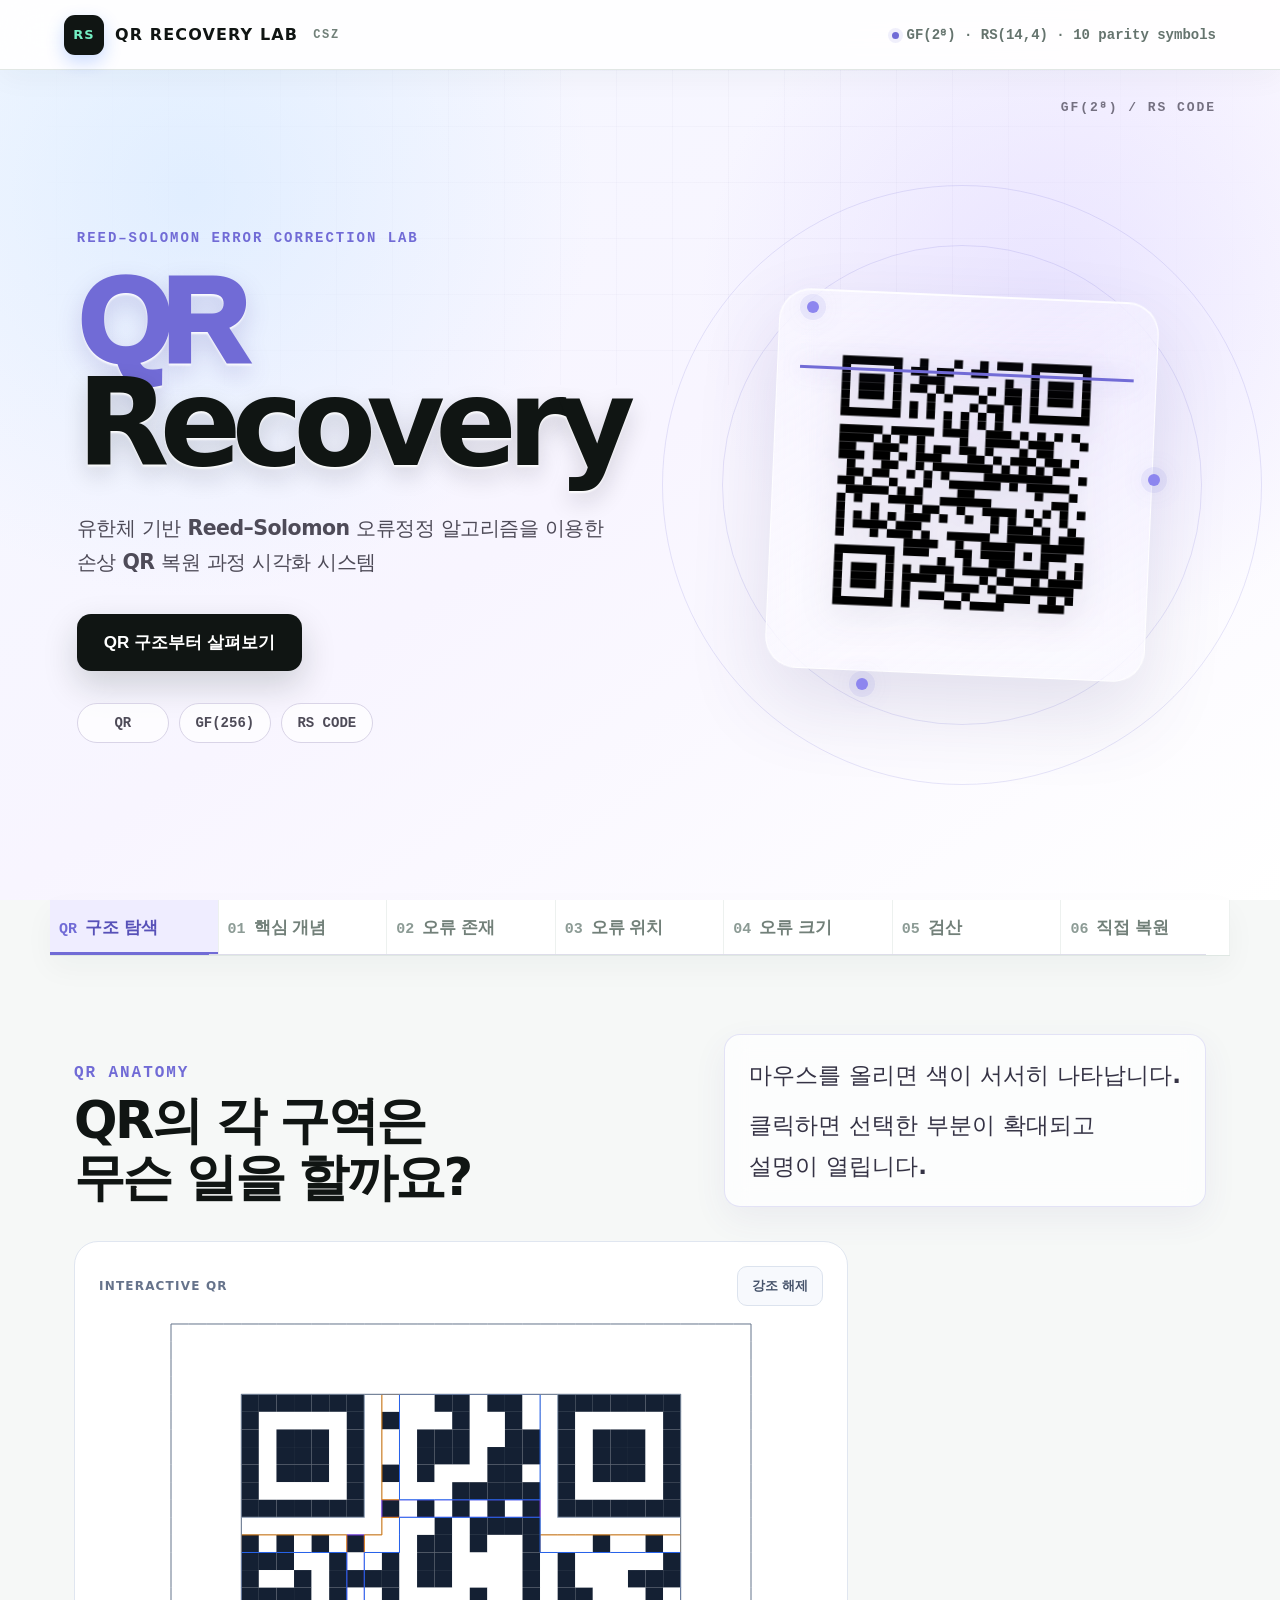
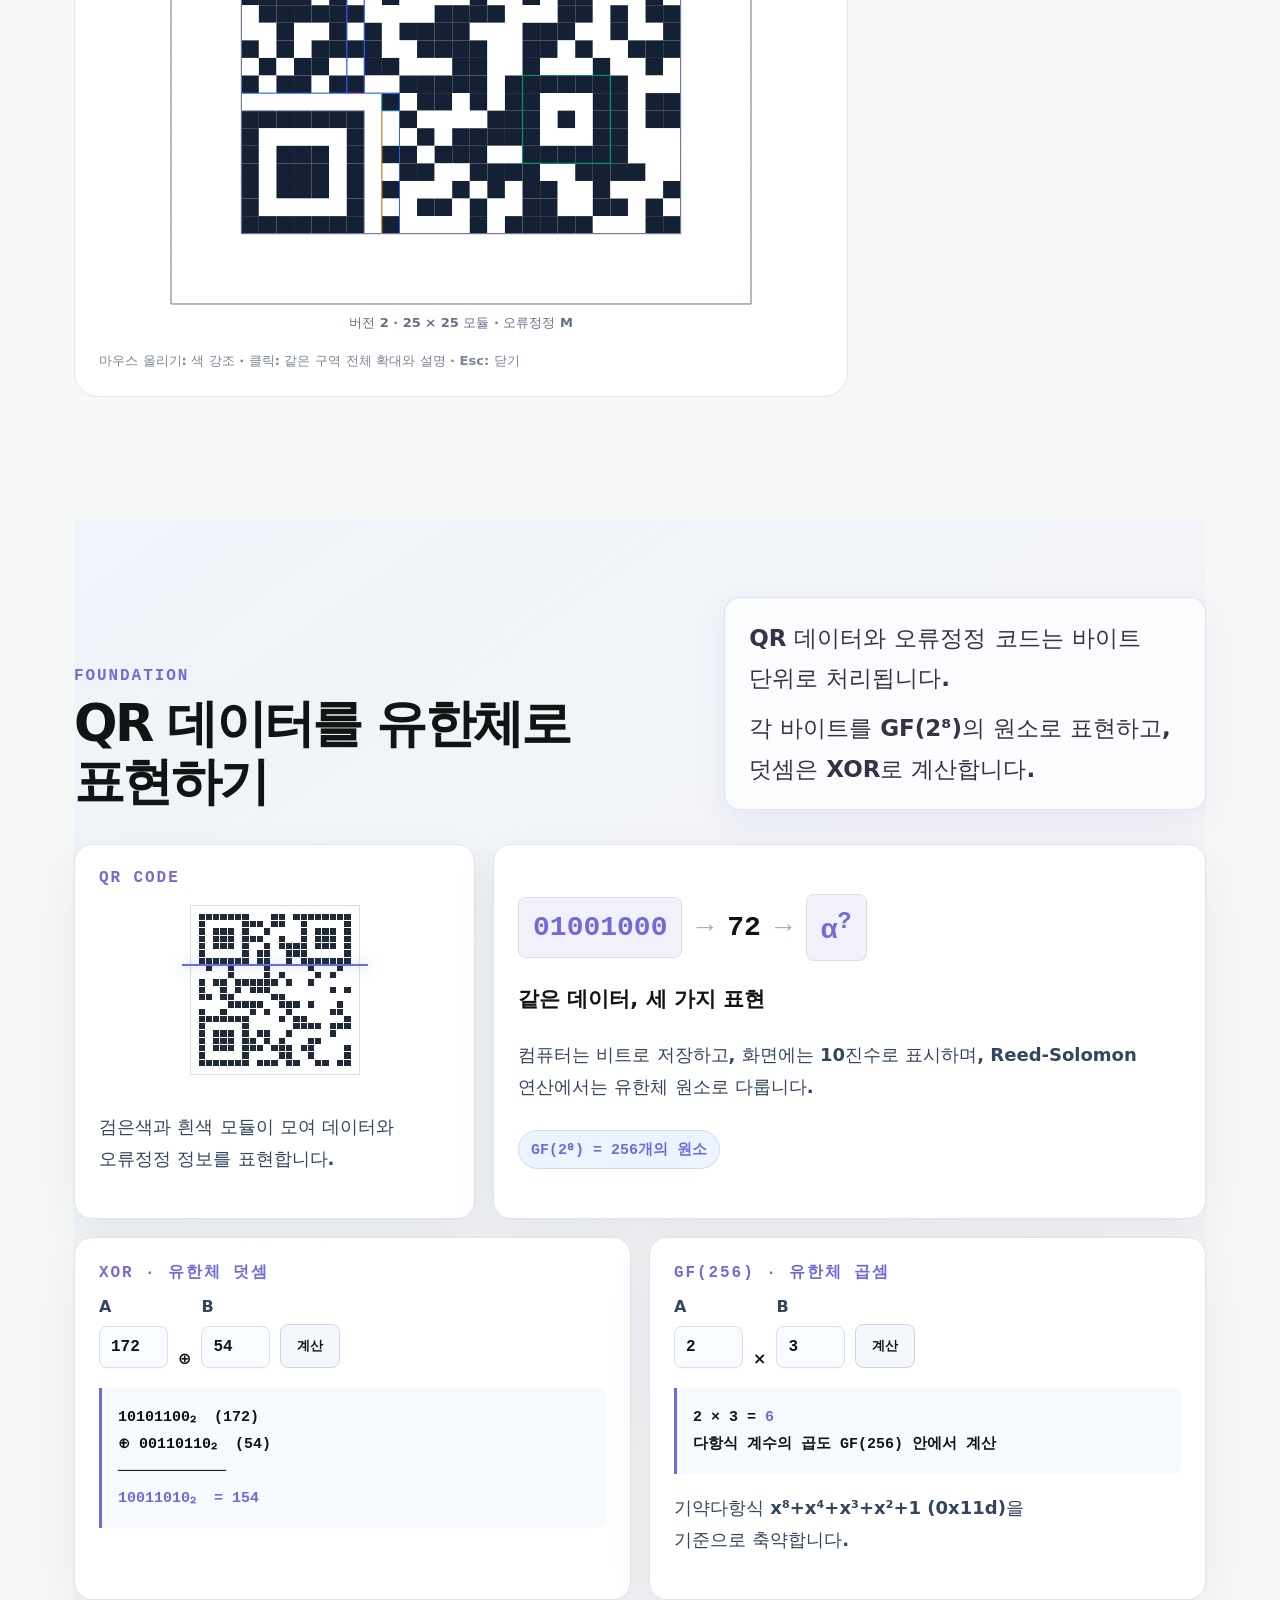
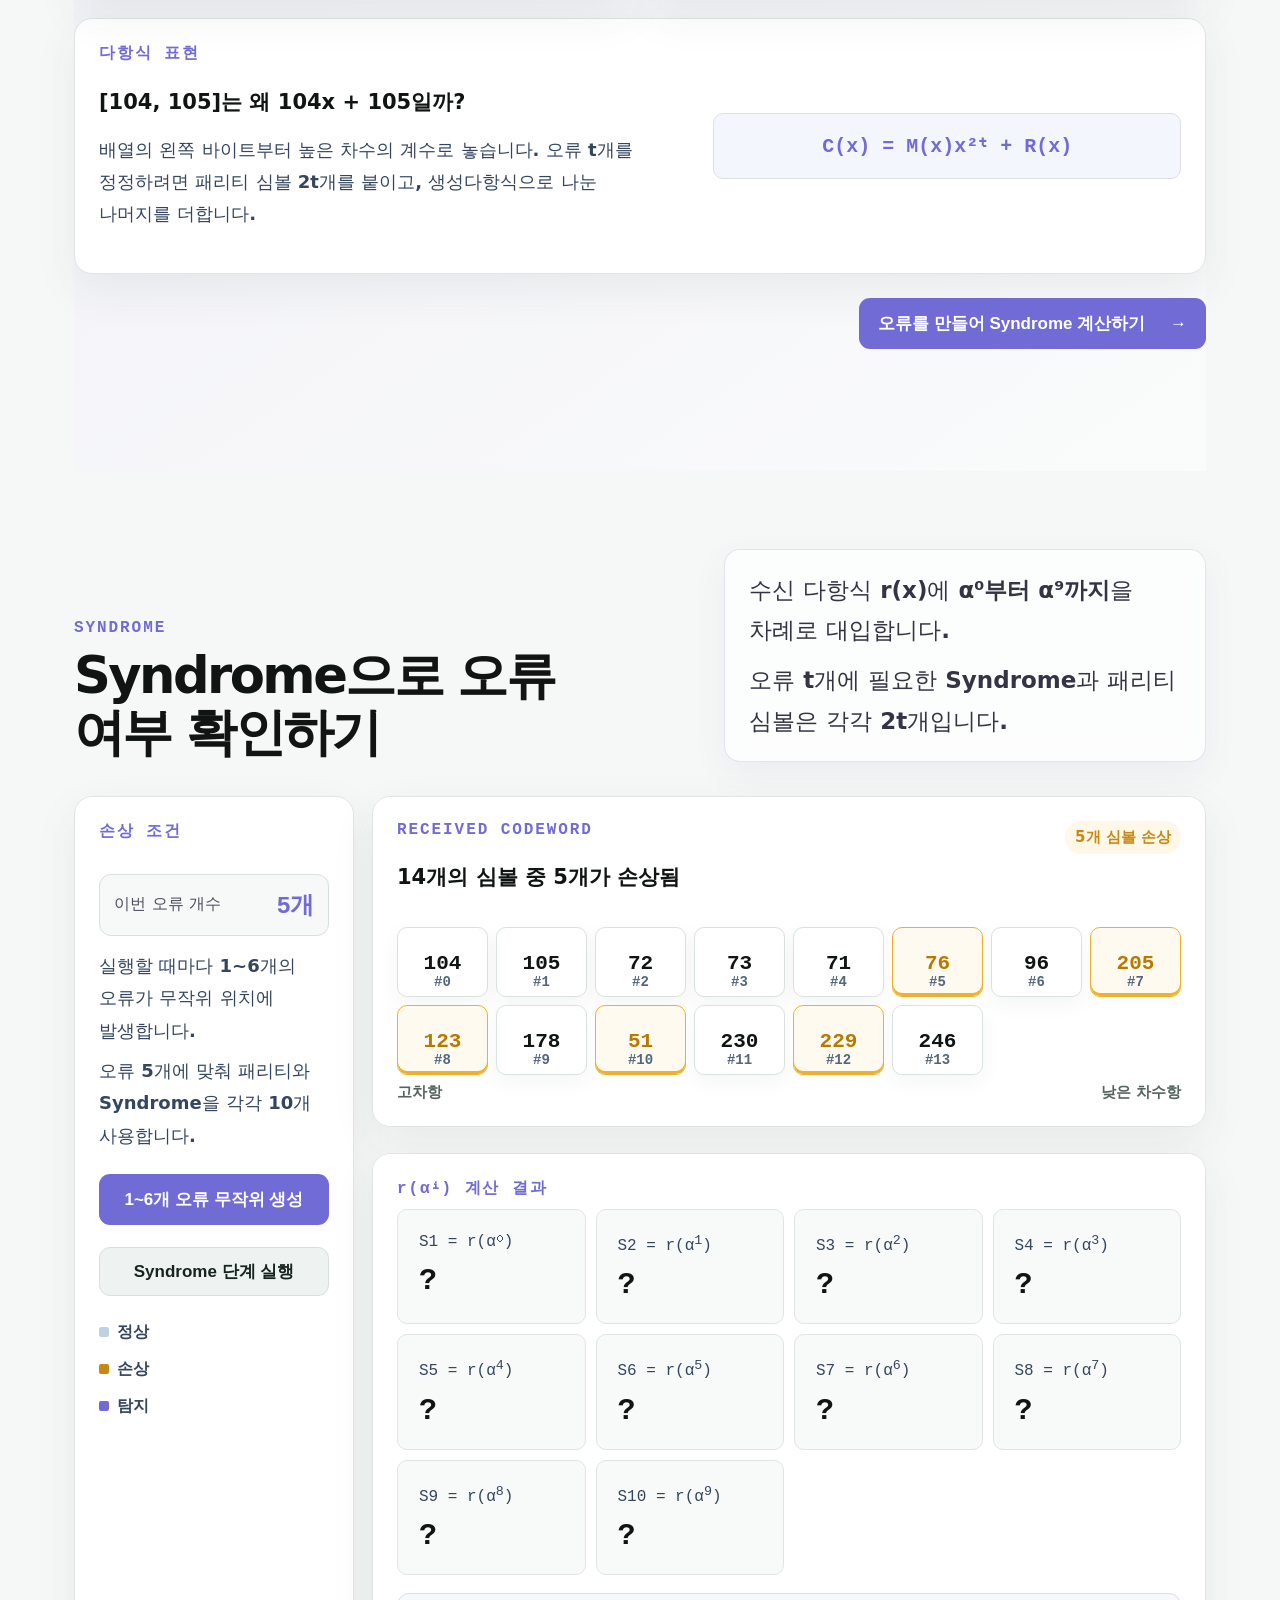
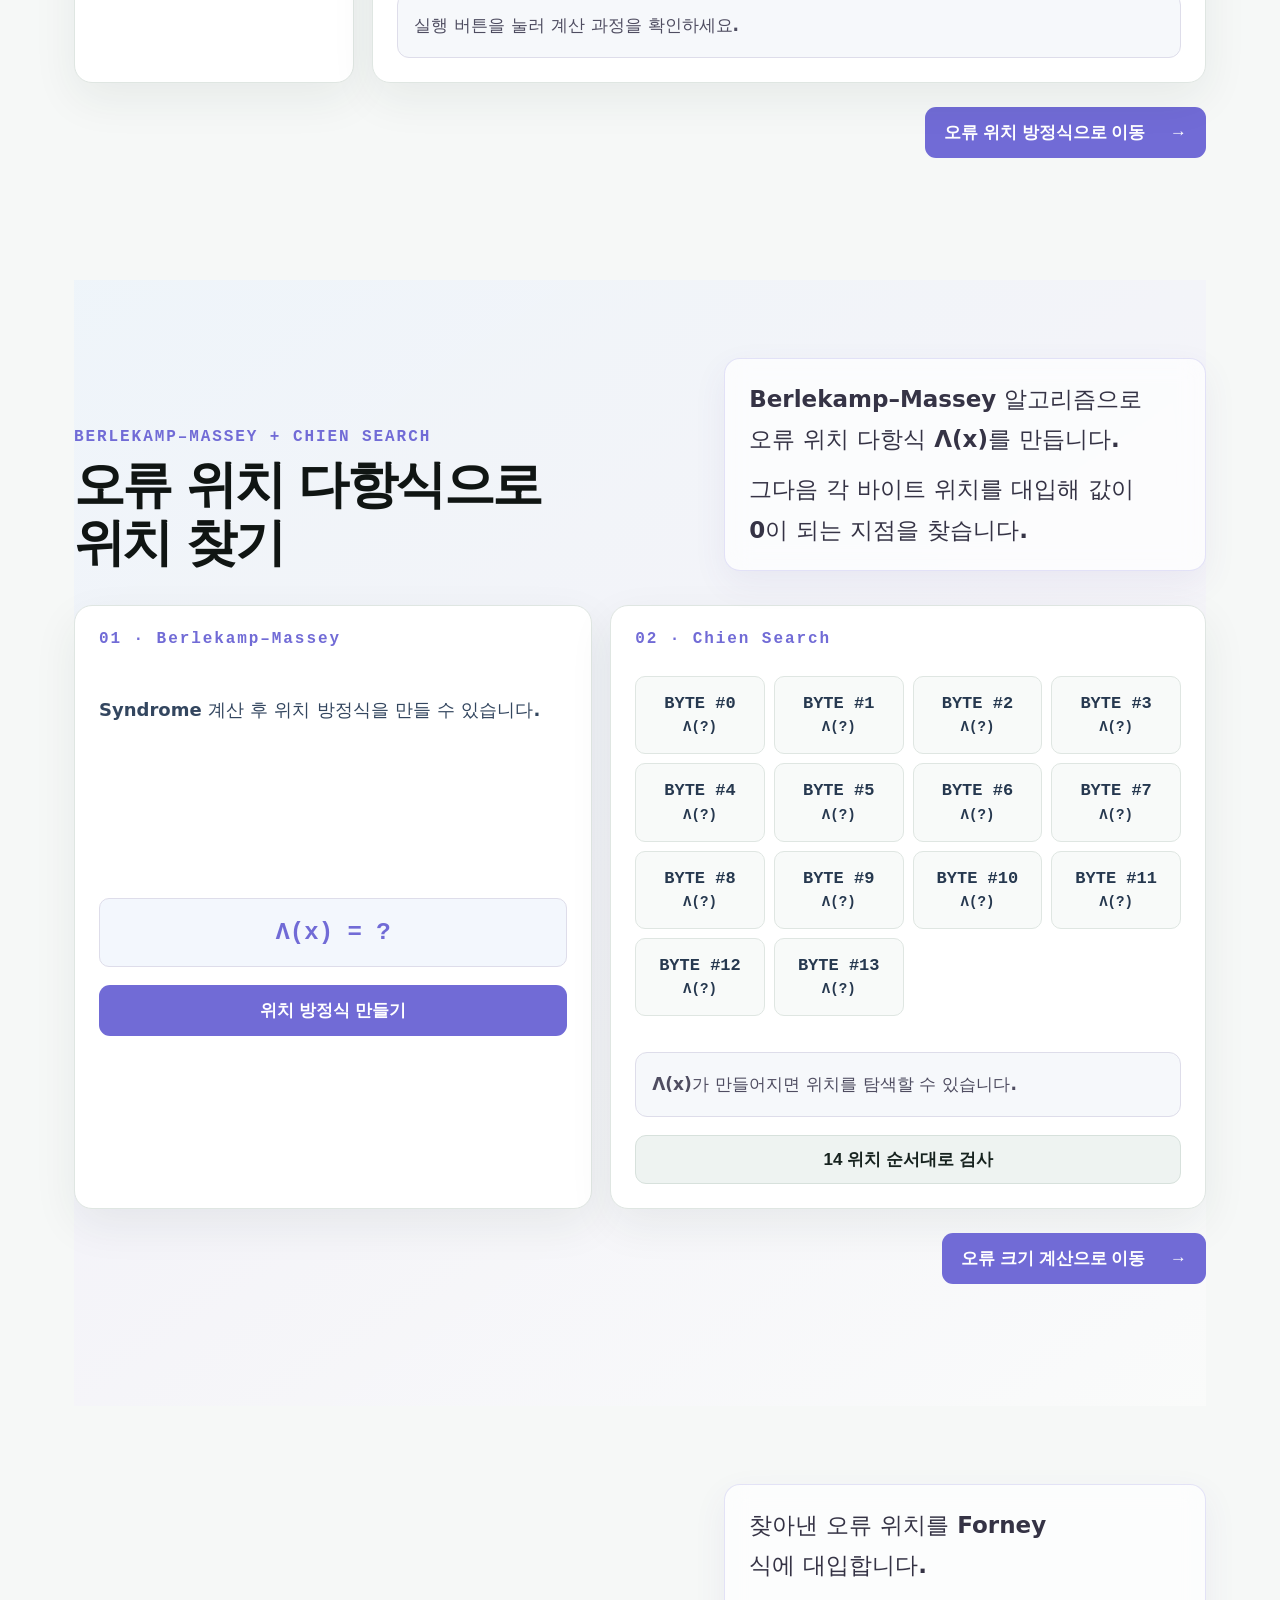
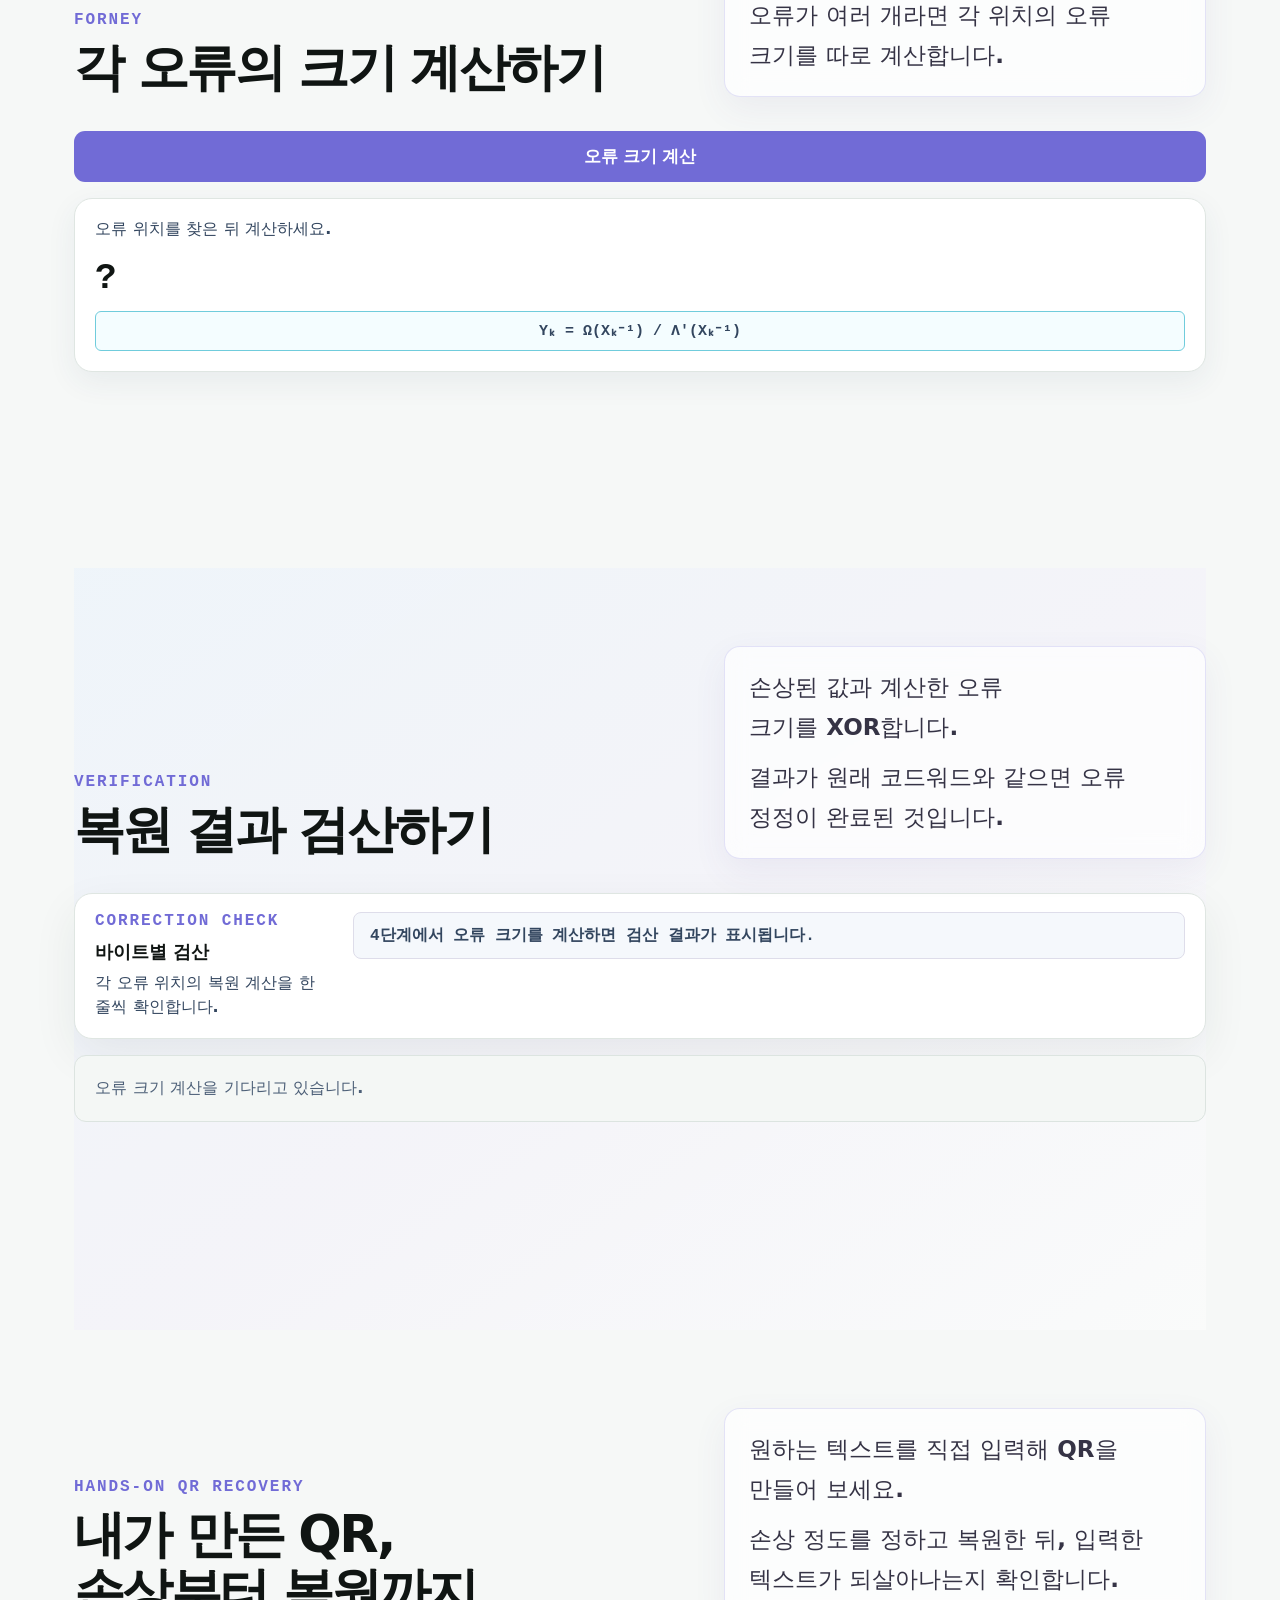
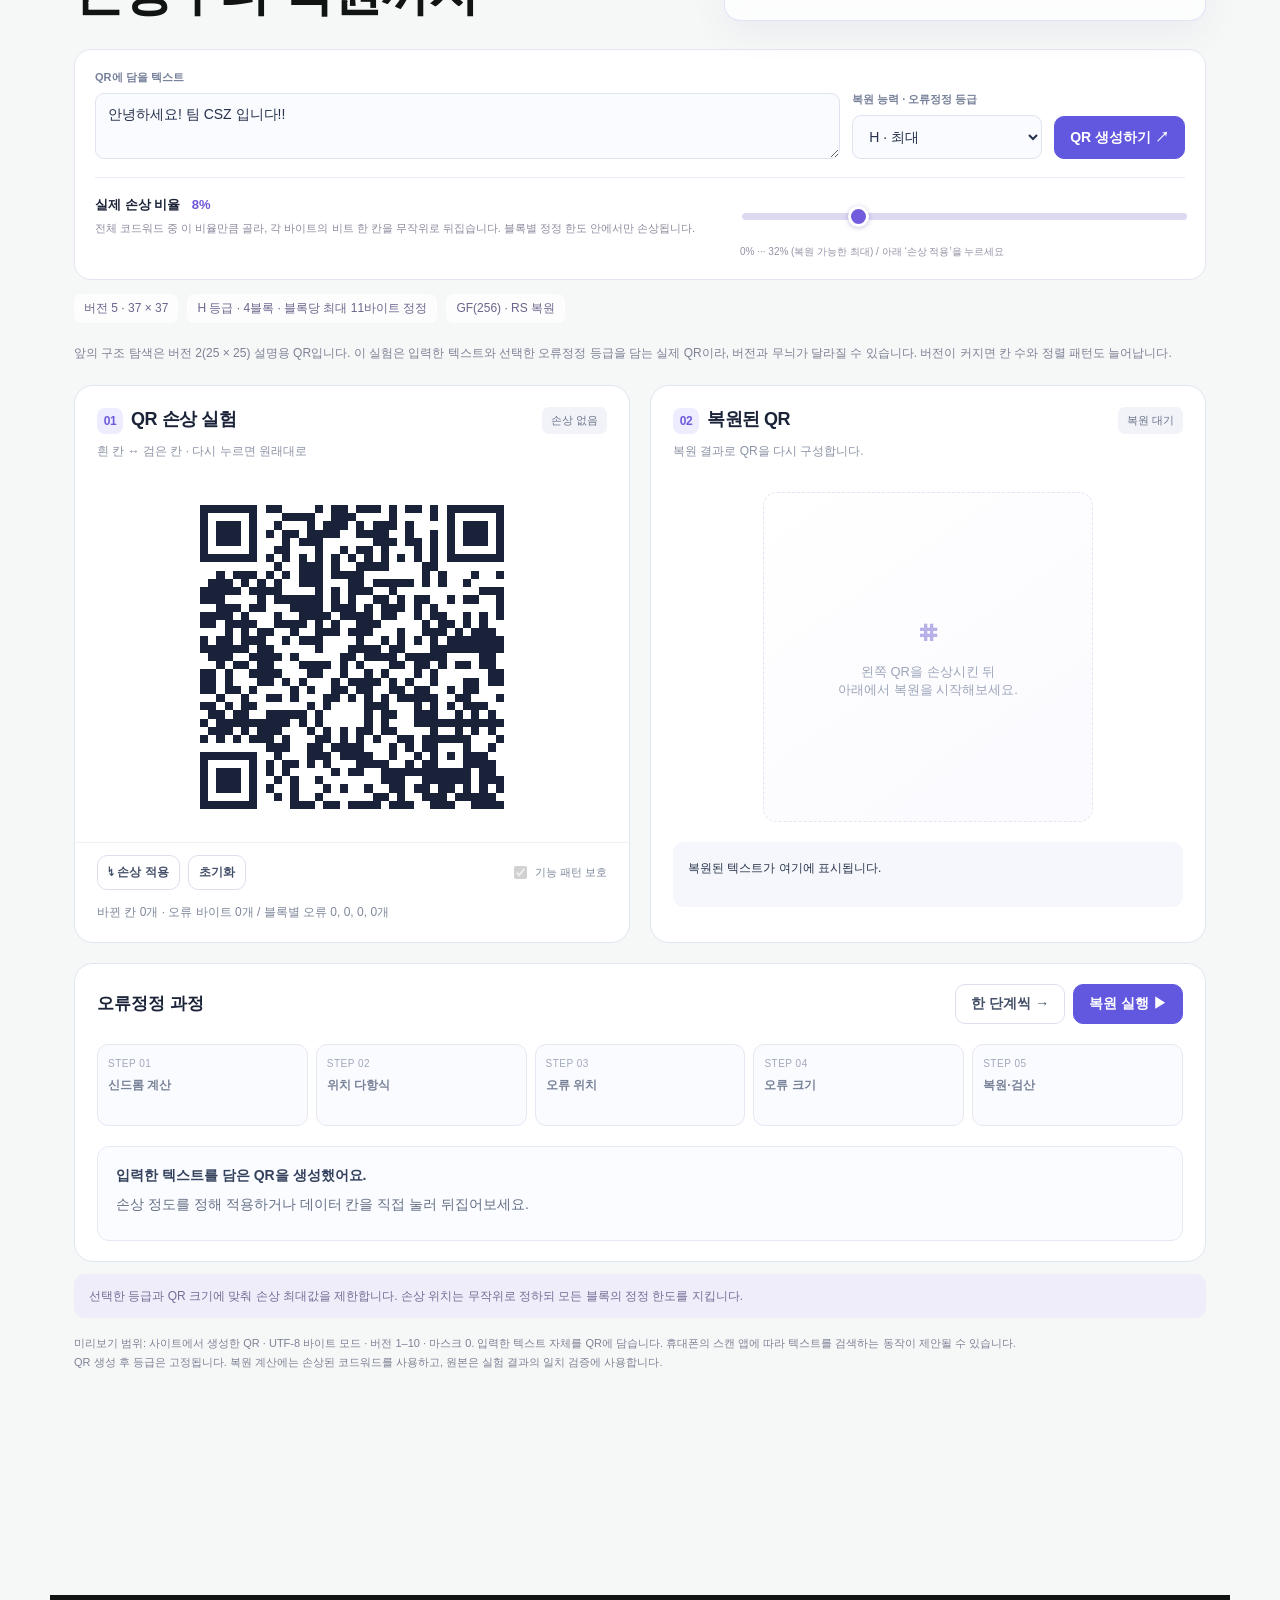
<file: index.html>
<!doctype html>
<html lang="ko">
<head>
  <meta charset="utf-8">
  <meta name="viewport" content="width=device-width, initial-scale=1">
  <meta name="description" content="GF(256) 기반 Reed-Solomon QR 오류 정정 과정을 직접 조작하며 이해하는 시뮬레이터">
  <title>RS / QR 오류 정정 시뮬레이터</title>
  <link rel="icon" type="image/svg+xml" href="data:image/svg+xml,%3Csvg xmlns='http://www.w3.org/2000/svg' viewBox='0 0 32 32'%3E%3Crect width='32' height='32' rx='7' fill='%23145dff'/%3E%3Cpath d='M7 7h7v7H7zm11 0h7v7h-7zM7 18h7v7H7zm12 1h3v3h3v3h-6z' fill='white'/%3E%3C/svg%3E">
  <link rel="stylesheet" href="styles.css">
<link rel="stylesheet" href="qr-explorer.css">
<style>
.steps{grid-template-columns:repeat(7,minmax(100px,1fr));overflow-x:auto}
#interactive-lab{scroll-margin-top:140px}
#interactive-lab>.section-head{margin-bottom:28px}
@media(max-width:760px){.steps{grid-template-columns:repeat(7,minmax(85px,1fr))}}
</style>
</head>
<body>
  <header class="topbar">
    <a class="brand" href="#cover" aria-label="표지로 이동"><span class="brand-mark">RS</span><span>QR RECOVERY LAB</span><em>CSZ</em></a>
    <div class="status"><span class="status-dot"></span>GF(2⁸) · <span id="rsStatus">dynamic RS code</span></div>
  </header>

  <section id="cover" class="cover" aria-labelledby="cover-title">
    <div class="cover-copy">
      <p class="cover-kicker">REED–SOLOMON ERROR CORRECTION LAB</p>
      <h1 id="cover-title"><span>QR</span> Recovery</h1>
      <p class="cover-summary">유한체 기반 Reed–Solomon 오류정정 알고리즘을 이용한 손상 QR 복원 과정 시각화 시스템</p>
      <button class="cover-start" data-target="qr-structure">QR 구조부터 살펴보기</button>
      <div class="cover-keywords" aria-label="핵심 기술"><span>QR</span><span>GF(256)</span><span>RS CODE</span></div>
    </div>
    <div class="cover-visual" aria-hidden="true">
      <div class="cover-orbit orbit-one"></div><div class="cover-orbit orbit-two"></div>
      <div class="cover-qr-frame"><img src="site-qr.svg" alt=""><i></i></div>
      <span class="cover-node node-one"></span><span class="cover-node node-two"></span><span class="cover-node node-three"></span>
    </div>
  </section>

  <nav class="steps" aria-label="학습 단계">
    <button class="step active" data-target="qr-structure"><b>QR</b><span>구조 탐색</span></button>
    <button class="step" data-target="concept"><b>01</b><span>핵심 개념</span></button>
    <button class="step" data-target="syndrome"><b>02</b><span>오류 존재</span></button>
    <button class="step" data-target="locator"><b>03</b><span>오류 위치</span></button>
    <button class="step" data-target="magnitude"><b>04</b><span>오류 크기</span></button>
    <button class="step" data-target="verify"><b>05</b><span>검산</span></button>
      <button class="step" data-target="interactive-lab"><b>06</b><span>직접 복원</span></button>
  </nav>

  <main>
<section id="qr-structure" class="panel qx-section" aria-labelledby="qx-heading">
<div class="section-head"><div><p class="eyebrow">QR ANATOMY</p><h1 id="qx-heading">QR의 각 구역은<br>무슨 일을 할까요?</h1></div><p><span>마우스를 올리면 색이 서서히 나타납니다.</span><span>클릭하면 선택한 부분이 확대되고 설명이 열립니다.</span></p></div>
<div class="qx-layout"><div class="qx-board"><div class="qx-board-top"><span>INTERACTIVE QR</span><button id="qx-clear" type="button">강조 해제</button></div><div id="qx-map" class="qx-map"></div><div class="qx-caption">버전 2 · 25 × 25 모듈 · 오류정정 M</div><p class="qx-note">마우스 올리기: 색 강조 · 클릭: 확대와 설명 · Esc: 닫기</p></div>
<article class="qx-detail" aria-live="polite" aria-atomic="true"><span id="qx-en"></span><h2 id="qx-title"></h2><p id="qx-lead"></p><dl><div><dt>위치와 형태</dt><dd id="qx-location"></dd></div><div><dt>어떤 구역인가요?</dt><dd id="qx-description"></dd></div><div><dt>어떤 역할을 하나요?</dt><dd id="qx-role"></dd></div></dl><div id="qx-process"></div><button class="qx-next" type="button" data-target="concept">이제 GF(256)와 RS 알아보기 <span>→</span></button></article></div>
</section>
    <section id="concept" class="panel active" aria-labelledby="concept-title">
      <div class="section-head">
        <div><p class="eyebrow">FOUNDATION</p><h1 id="concept-title">QR 데이터를 유한체로 표현하기</h1></div>
        <p><span>QR 데이터와 오류정정 코드는 바이트 단위로 처리됩니다.</span><span>각 바이트를 GF(2⁸)의 원소로 표현하고, 덧셈은 XOR로 계산합니다.</span></p>
      </div>

      <div class="concept-grid">
        <article class="card qr-card">
          <div class="card-label">QR CODE</div>
          <div class="qr-wrap"><div id="miniQr" class="mini-qr" aria-label="개념용 QR 격자"></div><div class="scanline"></div></div>
          <p>검은색과 흰색 모듈이 모여 데이터와 오류정정 정보를 표현합니다.</p>
        </article>
        <article class="card flow-card">
          <div class="byte-flow"><span>01001000</span><i>→</i><strong>72</strong><i>→</i><span>α<sup>?</sup></span></div>
          <h2>같은 데이터, 세 가지 표현</h2>
          <p>컴퓨터는 비트로 저장하고, 화면에는 10진수로 표시하며, Reed-Solomon 연산에서는 유한체 원소로 다룹니다.</p>
          <div class="field-badge">GF(2⁸) = 256개의 원소</div>
        </article>
      </div>

      <div class="lab-grid">
        <article class="lab card">
          <div class="card-label">XOR · 유한체 덧셈</div>
          <div class="inputs"><label>A<input id="xorA" type="number" min="0" max="255" value="172"></label><span>⊕</span><label>B<input id="xorB" type="number" min="0" max="255" value="54"></label><button id="xorRun">계산</button></div>
          <div id="xorVisual" class="binary-calc"></div>
        </article>
        <article class="lab card">
          <div class="card-label">GF(256) · 유한체 곱셈</div>
          <div class="inputs"><label>A<input id="mulA" type="number" min="0" max="255" value="2"></label><span>×</span><label>B<input id="mulB" type="number" min="0" max="255" value="3"></label><button id="mulRun">계산</button></div>
          <div id="mulVisual" class="result-box"></div>
          <p class="note">기약다항식 x⁸+x⁴+x³+x²+1 (0x11d)을 기준으로 축약합니다.</p>
        </article>
      </div>

      <article class="card polynomial">
        <div><div class="card-label">다항식 표현</div><h2>[104, 105]는 왜 104x + 105일까?</h2><p>배열의 왼쪽 바이트부터 높은 차수의 계수로 놓습니다. 오류 t개를 정정하려면 패리티 심볼 2t개를 붙이고, 생성다항식으로 나눈 나머지를 더합니다.</p></div>
        <div class="formula">C(x) = M(x)x²ᵗ + R(x)</div>
      </article>
      <div class="next-row"><button class="primary next" data-target="syndrome">오류를 만들어 Syndrome 계산하기 <span>→</span></button></div>
    </section>

    <section id="syndrome" class="panel" aria-labelledby="syndrome-title">
      <div class="section-head">
        <div><p class="eyebrow">SYNDROME</p><h1 id="syndrome-title">Syndrome으로 오류 여부 확인하기</h1></div>
        <p><span>수신 다항식 r(x)에 <b id="syndromeRange">생성다항식의 근</b>을 차례로 대입합니다.</span><span>오류 t개에 필요한 Syndrome과 패리티 심볼은 각각 2t개입니다.</span></p>
      </div>
      <div class="sim-layout">
        <aside class="controls card">
          <div class="card-label">손상 조건</div>
          <div class="random-count"><span>이번 오류 개수</span><strong id="errorCountLabel">?</strong></div>
          <p class="control-note"><span>실행할 때마다 1~6개의 오류가 무작위 위치에 발생합니다.</span><span id="parityCountText">오류 개수에 맞춰 패리티와 Syndrome 개수가 정해집니다.</span></p>
          <button id="corruptRun" class="primary">1~6개 오류 무작위 생성</button>
          <button id="syndromeRun" class="secondary">Syndrome 단계 실행</button>
          <div class="legend"><span><i class="original"></i>정상</span><span><i class="damaged"></i>손상</span><span><i class="found"></i>탐지</span></div>
        </aside>
        <div class="workspace" id="syndromeWorkspace">
          <article class="card codeword-card">
            <div class="code-head"><div><div class="card-label">RECEIVED CODEWORD</div><h2 id="codewordTitle">오류가 포함된 코드워드</h2></div><span id="errorState" class="pill warning">계산 전</span></div>
            <div id="codeword" class="codeword"></div>
            <div class="coefficient-axis"><span>고차항</span><span>낮은 차수항</span></div>
          </article>
          <article class="card syndrome-card">
            <div class="card-label">r(αⁱ) 계산 결과</div>
            <div id="syndromeCells" class="syndrome-cells"></div>
            <div id="syndromeConclusion" class="conclusion muted">실행 버튼을 눌러 계산 과정을 확인하세요.</div>
          </article>
        </div>
      </div>
      <div class="next-row"><button class="primary next" data-target="locator">오류 위치 방정식으로 이동 <span>→</span></button></div>
    </section>

    <section id="locator" class="panel" aria-labelledby="locator-title">
      <div class="section-head"><div><p class="eyebrow">BERLEKAMP–MASSEY + CHIEN SEARCH</p><h1 id="locator-title">오류 위치 다항식으로 위치 찾기</h1></div><p><span>Berlekamp–Massey 알고리즘으로 오류 위치 다항식 Λ(x)를 만듭니다.</span><span>그다음 각 바이트 위치를 대입해 값이 0이 되는 지점을 찾습니다.</span></p></div>
      <div class="locator-grid">
        <article class="card bm-card">
          <div class="card-label">01 · Berlekamp–Massey</div>
          <div id="bmSteps" class="algorithm-steps"><p class="muted">먼저 이전 단계에서 Syndrome을 계산하세요.</p></div>
          <div id="locatorPolynomial" class="formula large">Λ(x) = ?</div>
          <button id="bmRun" class="primary">위치 방정식 만들기</button>
        </article>
        <article class="card chien-card">
          <div class="card-label">02 · Chien Search</div>
          <div id="chienTrack" class="chien-track"></div>
          <div id="positionResult" class="conclusion muted">Λ(x)가 만들어지면 위치를 탐색할 수 있습니다.</div>
          <button id="chienRun" class="secondary"><span id="chienCount">전체</span> 위치 순서대로 검사</button>
        </article>
      </div>
      <div class="next-row"><button class="primary next" data-target="magnitude">오류 크기 계산으로 이동 <span>→</span></button></div>
    </section>

    <section id="magnitude" class="panel" aria-labelledby="magnitude-title">
      <div class="section-head"><div><p class="eyebrow">FORNEY</p><h1 id="magnitude-title">각 오류의 크기 계산하기</h1></div><p><span>찾아낸 오류 위치를 Forney 식에 대입합니다.</span><span>오류가 여러 개라면 각 위치의 오류 크기를 따로 계산합니다.</span></p></div>
      <button id="forneyRun" class="primary wide forney-action">오류 크기 계산</button>
      <div id="forneyResults" class="forney-results"><article class="card metric placeholder"><span>오류 위치를 찾은 뒤 계산하세요.</span><strong>?</strong><small>Yₖ = Ω(Xₖ⁻¹) / Λ′(Xₖ⁻¹)</small></article></div>
    </section>

    <section id="verify" class="panel" aria-labelledby="verify-title">
      <div class="section-head">
        <div><p class="eyebrow">VERIFICATION</p><h1 id="verify-title">복원 결과 검산하기</h1></div>
        <p><span>손상된 값과 계산한 오류 크기를 XOR합니다.</span><span>결과가 원래 코드워드와 같으면 오류 정정이 완료된 것입니다.</span></p>
      </div>
      <article class="card proof-card">
        <div><div class="card-label">CORRECTION CHECK</div><h2>바이트별 검산</h2><p>각 오류 위치의 복원 계산을 한 줄씩 확인합니다.</p></div>
        <div id="proofEquation" class="proof-equation"><span class="proof-empty">4단계에서 오류 크기를 계산하면 검산 결과가 표시됩니다.</span></div>
      </article>
      <div id="proofStatus" class="verify-status muted">오류 크기 계산을 기다리고 있습니다.</div>
    </section>
  
    <section id="interactive-lab" class="panel" aria-labelledby="interactive-lab-title">
      <div class="section-head">
        <div><p class="eyebrow">HANDS-ON QR RECOVERY</p><h1 id="interactive-lab-title">내가 만든 QR,<br>손상부터 복원까지</h1></div>
        <p><span>원하는 텍스트를 직접 입력해 QR을 만들어 보세요.</span><span>손상 정도를 정하고 복원한 뒤, 입력한 텍스트가 되살아나는지 확인합니다.</span></p>
      </div>
      <iframe id="qr-real-lab" title="텍스트 QR 생성·칸 뒤집기·RS 복원 실험" src="lab.html" scrolling="no" style="display:block;width:100%;height:1300px;border:0;background:transparent"></iframe>
    </section>

  </main>

  <footer><span>Reed-Solomon Error Correction Visualizer</span><span>GF(256) primitive polynomial · 0x11d</span></footer>
  <script src="app.js"></script>
<script src="qr-explorer.js"></script>
<script>
(() => {
 const frame=document.getElementById('qr-real-lab');
 addEventListener('message',event=>{
  if(event.source!==frame.contentWindow||event.origin!==location.origin||event.data?.kind!=='qr-lab-height')return;
  const height=Number(event.data.height);
  if(Number.isFinite(height)&&height>300&&height<20000)frame.style.height=height+'px';
 });
})();
</script>
</body>
</html>
</file>
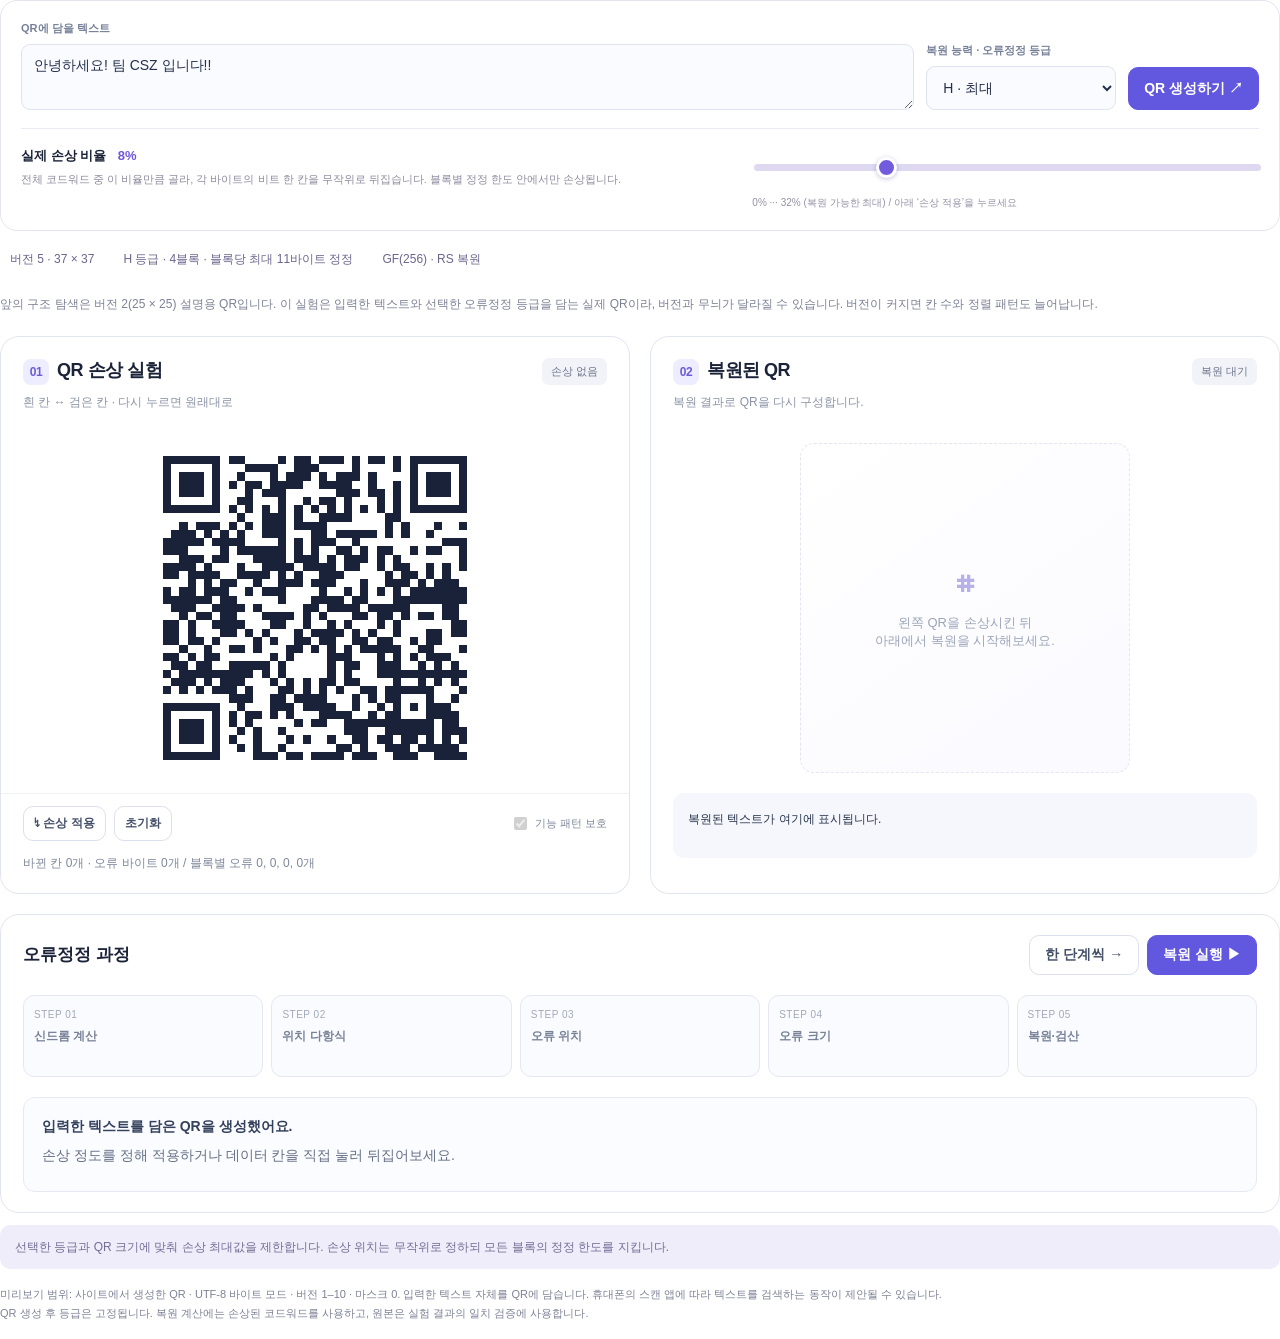
<file: lab.html>
<!doctype html><html lang="ko"><meta charset="utf-8"><meta name="viewport" content="width=device-width,initial-scale=1"><title>QR 복원 실험실</title><style>
*{box-sizing:border-box}body{margin:0;background:#f5f5fc;color:#1b2338;font-family:Arial,'Malgun Gothic',sans-serif;font-size:14px}button,input,select,textarea{font:inherit}button{cursor:pointer;border:1px solid #dce0ee;border-radius:10px;padding:10px 15px;background:white;color:#455069;font-weight:700;transition:.18s}button:hover{background:#edf1ff;border-color:#aabaff}button:disabled{opacity:.45;cursor:default}.primary{background:#6257df;color:white;border-color:#6257df}.primary:hover{background:#5145ca}.app{max-width:1140px;margin:auto;padding:30px 24px 38px}.top{display:flex;justify-content:space-between;align-items:center;border-bottom:1px solid #e2e4ef;padding-bottom:18px}.brand{font-weight:900;letter-spacing:.05em}.mark{background:#6257df;color:white;padding:7px 8px;border-radius:8px;margin-right:9px}.tag{font-size:11px;color:#766bb3;letter-spacing:.12em;background:#ece9fc;padding:7px 10px;border-radius:20px}h1{font-size:clamp(28px,4vw,38px);letter-spacing:-1.5px;margin:28px 0 10px}.intro{color:#6c7488;line-height:1.7;margin:0 0 24px}.controls{display:grid;grid-template-columns:minmax(0,1fr) 135px auto;gap:12px;align-items:end;padding:20px;background:white;border:1px solid #e3e5f0;border-radius:17px}.field label{display:block;font-size:11px;font-weight:700;color:#768099;margin-bottom:8px}.field input,.field select{width:100%;padding:12px;border:1px solid #dfe3ef;border-radius:9px;background:#fafbff;color:#25304b;outline-color:#8175ea}.controls .primary{height:43px}.meta{display:flex;gap:9px;flex-wrap:wrap;margin:14px 0 20px}.meta span{font-size:12px;background:#eeedf8;color:#6c658d;padding:6px 10px;border-radius:7px}.grid{display:grid;grid-template-columns:1fr 1fr;gap:20px}.card{background:white;border:1px solid #e1e5ef;border-radius:19px;overflow:hidden;box-shadow:0 6px 24px #4d508805}.head{padding:21px 22px 0;display:flex;align-items:center;justify-content:space-between;gap:8px}.head h2{margin:0;font-size:18px;letter-spacing:-.5px}.num{display:inline-grid;place-items:center;width:26px;height:26px;border-radius:8px;background:#eeecff;color:#6e5bda;font-size:12px;margin-right:8px}.badge{background:#f1f3f8;color:#6c758b;padding:6px 9px;border-radius:7px;font-size:11px;white-space:nowrap}.badge.good{background:#e4f5ed;color:#178259}.badge.bad{background:#fff0ee;color:#c95146}.sub{font-size:12px;color:#8b93a5;margin:9px 22px 0}.qr-wrap{position:relative;max-width:370px;aspect-ratio:1;margin:12px auto 0;width:90%}canvas{display:block;width:100%;height:100%;image-rendering:pixelated}.editable{cursor:crosshair}.empty{position:absolute;inset:0;display:grid;place-content:center;text-align:center;color:#9ca5b9;gap:12px;background:linear-gradient(145deg,#fff,#fafaff);border:1px dashed #e3e6f2;border-radius:14px;margin:20px}.empty b{font-size:32px;color:#b8b1e7}.empty span{font-size:13px}.toolbar{display:flex;gap:8px;align-items:center;flex-wrap:wrap;padding:12px 22px;border-top:1px solid #f0f1f7}.toolbar button{font-size:12px;padding:8px 10px}.protect{font-size:11px;display:flex;align-items:center;gap:5px;color:#7d879a;margin-left:auto}.protect input{accent-color:#6e5ddd}.stats{padding:0 22px 17px;color:#7e879a;line-height:1.7;font-size:12px;min-height:40px}.stats b{color:#6257df}.result{margin:0 22px 20px;padding:13px 15px;min-height:65px;border-radius:11px;background:#f6f7fc;color:#7e879a;font-size:12px;line-height:1.6}.result strong{display:block;color:#28354c;font-size:15px;margin-top:4px;overflow-wrap:anywhere;white-space:pre-wrap}.process{margin-top:20px}.process-top{display:flex;align-items:center;justify-content:space-between;gap:12px;padding:20px 22px}.process-top h2{font-size:17px;margin:0}.actions{display:flex;gap:8px}.steps{display:grid;grid-template-columns:repeat(5,1fr);gap:8px;padding:0 22px 20px}.step{border:1px solid #e5e7f2;border-radius:11px;padding:13px 10px;background:#fafbfe;min-height:82px}.step small{display:block;color:#a0a8ba;font-size:10px;letter-spacing:.05em;margin-bottom:7px}.step b{font-size:12px;color:#788298}.step.done{background:#f1efff;border-color:#cfc7ff}.step.done b{color:#6552c9}.step.active{box-shadow:0 0 0 2px #8e7de540}.detail{margin:0 22px 20px;border:1px solid #e7e9f2;border-radius:12px;padding:16px 18px;background:#fbfcff;min-height:95px;line-height:1.8;color:#657086}.detail b{display:block;color:#34415d;margin-bottom:4px}.detail code{display:block;font-family:ui-monospace,monospace;font-size:12px;overflow-wrap:anywhere;color:#6d5baf;margin-top:6px;white-space:pre-wrap}#notice{margin:12px 0 0;padding:12px 15px;border-radius:10px;font-size:12px;line-height:1.7;background:#efedf9;color:#756d96;min-height:42px}.foot{color:#9ba2b2;font-size:11px;margin-top:16px;line-height:1.7}.hidden{display:none!important}@media(max-width:700px){.app{padding:20px 14px}.controls{grid-template-columns:1fr 105px}.controls>.primary{grid-column:1/-1}.grid{grid-template-columns:1fr}.qr-wrap{max-width:330px}.steps{grid-template-columns:repeat(5,1fr);padding:0 12px 14px;gap:5px}.step{padding:10px 6px}.step b{font-size:10px}.process-top{padding:17px 14px}.actions button{padding:8px 10px;font-size:11px}.detail{margin:0 14px 15px}.protect{margin-left:0}}
</style><style>.qr-version-note{font-size:12px;line-height:1.8;color:#7d8195;margin:0 0 20px}.photo-choice{display:flex;align-items:center;gap:13px}.photo-choice>img{width:66px;height:66px;object-fit:contain;border:1px solid #eceaf5;border-radius:12px;background:white}.photo-choice strong{display:block;font-size:14px}.photo-choice span{display:block;font-size:11px;color:#85869c;margin:5px 0;line-height:1.5}.photo-choice a{font-size:11px;color:#7862cb;text-decoration:none}.damage-controls{display:grid;grid-template-columns:1.4fr 1fr;gap:8px 22px;align-items:center;background:rgba(255,255,255,.7);border:1px solid #e5e1f4;border-radius:15px;margin-top:13px;padding:17px 20px}.damage-controls label{font-size:13px;font-weight:bold}.damage-controls strong{color:#6e56d9;margin-left:8px}.damage-controls p{font-size:11px;line-height:1.65;color:#8c8b9e;margin:5px 0 0}.damage-controls input{width:100%;min-width:0;height:28px;appearance:none;-webkit-appearance:none;background:transparent;cursor:pointer;outline:none}.damage-controls input::-webkit-slider-runnable-track{height:7px;background:#ded9f1;border-radius:8px}.damage-controls input::-webkit-slider-thumb{appearance:none;-webkit-appearance:none;width:21px;height:21px;margin-top:-7px;background:#735bdd;border:3px solid white;border-radius:50%;box-shadow:0 1px 5px #5847a455}.damage-controls input::-moz-range-track{height:7px;background:#ded9f1;border-radius:8px}.damage-controls input::-moz-range-thumb{width:16px;height:16px;background:#735bdd;border:3px solid white;border-radius:50%}.damage-controls input:focus-visible{outline:2px solid #b5a7ef;outline-offset:3px;border-radius:8px}.damage-hint{grid-column:2;font-size:10px;color:#9390a4}.photo-result{margin-top:15px;border-top:1px solid #e5e2f0;padding-top:15px}.photo-result img{width:110px;height:110px;object-fit:contain;background:white;border:1px solid #e7e3f2;border-radius:13px;display:block;margin:0 auto 12px}.photo-result a{display:block;text-align:center;padding:10px;background:#eee9ff;color:#6750bf;border-radius:9px;text-decoration:none;font-weight:700}.photo-result span{display:block;font-size:10px;color:#9993ac;margin-top:8px;text-align:center}@media(max-width:700px){.damage-controls{grid-template-columns:1fr}.damage-hint{grid-column:1}.photo-choice>img{width:50px;height:50px}}</style><style>html,body{background:transparent;overflow:hidden}.app{max-width:none;padding:0 0 16px}.card{box-shadow:none}.foot{color:#7d8195}.meta span{background:rgba(255,255,255,.7)}@media(max-width:700px){.app{padding:0 0 16px}}</style><style>.settings-panel{background:white;border:1px solid #e3e5f0;border-radius:17px;padding:20px}.settings-panel .controls{border:0;border-radius:0;padding:0;background:transparent;grid-template-columns:1fr auto}.settings-panel .damage-controls{border:0;border-radius:0;border-top:1px solid #eceaf5;margin-top:18px;padding:18px 0 0;background:transparent}.settings-panel .controls input[type=hidden]{display:none}.result strong{font-size:12px;font-weight:400}.settings-panel .field{max-width:300px}@media(max-width:700px){.settings-panel{padding:16px}.settings-panel .controls{grid-template-columns:1fr auto}.settings-panel .controls>.primary{grid-column:auto}}</style><style>.settings-panel .controls{grid-template-columns:minmax(0,1fr) 190px auto}.settings-panel .text-entry{max-width:none}.text-entry textarea{display:block;resize:vertical;width:100%;min-height:66px;padding:12px;border:1px solid #dfe3ef;border-radius:9px;background:#fafbff;color:#25304b;outline-color:#8175ea}@media(max-width:700px){.settings-panel .controls{grid-template-columns:1fr auto}.text-entry{grid-column:1/-1}}</style><div class="app"><section class="settings-panel"><div class="controls"><div class="field text-entry"><label for="text">QR에 담을 텍스트</label><textarea id="text" rows="2" placeholder="원하는 텍스트를 입력하세요">안녕하세요! 팀 CSZ 입니다!!</textarea></div><div class="field"><label for="level">복원 능력 · 오류정정 등급</label><select id="level"><option value="L">L · 기본</option><option value="M">M · 보통</option><option value="Q">Q · 강화</option><option value="H" selected>H · 최대</option></select></div><button id="generate" class="primary">QR 생성하기 ↗</button></div><div class="damage-controls"><div><label for="damage">실제 손상 비율 <strong id="damageValue">8%</strong></label><p>전체 코드워드 중 이 비율만큼 골라, 각 바이트의 비트 한 칸을 무작위로 뒤집습니다. 블록별 정정 한도 안에서만 손상됩니다.</p></div><input id="damage" type="range" min="0" max="40" step="1" value="8"><span class="damage-hint" id="damageHint">0% ··· 40% / 아래 ‘손상 적용’을 누르세요</span></div></section><div class="meta"><span id="version"></span><span id="capacity"></span><span>GF(256) · RS 복원</span></div><p class="qr-version-note">앞의 구조 탐색은 버전 2(25 × 25) 설명용 QR입니다. 이 실험은 입력한 텍스트와 선택한 오류정정 등급을 담는 실제 QR이라, 버전과 무늬가 달라질 수 있습니다. 버전이 커지면 칸 수와 정렬 패턴도 늘어납니다.</p><div class="grid"><section class="card"><div class="head"><h2><span class="num">01</span>QR 손상 실험</h2><span id="damageBadge" class="badge">손상 없음</span></div><p class="sub">흰 칸 ↔ 검은 칸 · 다시 누르면 원래대로</p><div class="qr-wrap"><canvas id="edit" class="editable" aria-label="클릭해서 QR 칸 뒤집기"></canvas></div><div class="toolbar"><button id="random">↯ 손상 적용</button><button id="reset">초기화</button><label class="protect"><input id="protect" type="checkbox" checked disabled title="복원 가능 범위를 유지하기 위해 기능 패턴은 보호됩니다.">기능 패턴 보호</label></div><div id="stats" class="stats"></div></section><section class="card"><div class="head"><h2><span class="num">02</span>복원된 QR</h2><span id="status" class="badge">복원 대기</span></div><p class="sub">복원 결과로 QR을 다시 구성합니다.</p><div class="qr-wrap"><canvas id="output" aria-label="복원된 QR"></canvas><div id="empty" class="empty"><b>⌗</b><span>왼쪽 QR을 손상시킨 뒤<br>아래에서 복원을 시작해보세요.</span></div></div><div class="result"><strong id="decoded">복원된 텍스트가 여기에 표시됩니다.</strong></div></section></div><section class="card process"><div class="process-top"><h2>오류정정 과정</h2><div class="actions"><button id="next">한 단계씩 →</button><button id="run" class="primary">복원 실행 ▶</button></div></div><div class="steps"><div class="step"><small>STEP 01</small><b>신드롬 계산</b></div><div class="step"><small>STEP 02</small><b>위치 다항식</b></div><div class="step"><small>STEP 03</small><b>오류 위치</b></div><div class="step"><small>STEP 04</small><b>오류 크기</b></div><div class="step"><small>STEP 05</small><b>복원·검산</b></div></div><div id="detail" class="detail"><b>준비됐어요.</b>QR의 데이터 칸을 누르거나 ‘손상 적용’을 눌러보세요. 오류 개수는 바이트 단위로 계산합니다.</div></section><div id="notice">선택한 등급과 QR 크기에 맞춰 손상 최대값을 제한합니다. 손상 위치는 무작위로 정하되 모든 블록의 정정 한도를 지킵니다.</div><div class="foot">미리보기 범위: 사이트에서 생성한 QR · UTF-8 바이트 모드 · 버전 1–10 · 마스크 0. 입력한 텍스트 자체를 QR에 담습니다. 휴대폰의 스캔 앱에 따라 텍스트를 검색하는 동작이 제안될 수 있습니다.<br>QR 생성 후 등급은 고정됩니다. 복원 계산에는 손상된 코드워드를 사용하고, 원본은 실험 결과의 일치 검증에 사용합니다.</div></div><script>
const TABLE={"L":[[7,[19]],[10,[34]],[15,[55]],[20,[80]],[26,[108]],[18,[68,68]],[20,[78,78]],[24,[97,97]],[30,[116,116]],[18,[68,68,69,69]]],"M":[[10,[16]],[16,[28]],[26,[44]],[18,[32,32]],[24,[43,43]],[16,[27,27,27,27]],[18,[31,31,31,31]],[22,[38,38,39,39]],[22,[36,36,36,37,37]],[26,[43,43,43,43,44]]],"Q":[[13,[13]],[22,[22]],[18,[17,17]],[26,[24,24]],[18,[15,15,16,16]],[24,[19,19,19,19]],[18,[14,14,15,15,15,15]],[22,[18,18,18,18,19,19]],[20,[16,16,16,16,17,17,17,17]],[24,[19,19,19,19,19,19,20,20]]],"H":[[17,[9]],[28,[16]],[22,[13,13]],[16,[9,9,9,9]],[22,[11,11,12,12]],[28,[15,15,15,15]],[26,[13,13,13,13,14]],[26,[14,14,14,14,15,15]],[24,[12,12,12,12,13,13,13,13]],[28,[15,15,15,15,15,15,16,16]]]};
const ALIGN=[[],[6,18],[6,22],[6,26],[6,30],[6,34],[6,22,38],[6,24,42],[6,26,46],[6,28,50]];
const G={e:[],l:[],mul(a,b){return a&&b?this.e[this.l[a]+this.l[b]]:0},div(a,b){if(!b)throw Error('0 나눗셈');return a?this.e[(this.l[a]-this.l[b]+255)%255]:0}};
{let x=1;for(let i=0;i<255;i++){G.e[i]=x;G.l[x]=i;x<<=1;if(x&256)x^=285}for(let i=255;i<512;i++)G.e[i]=G.e[i-255]}
const ev=(p,x)=>p.reduce((y,c)=>G.mul(y,x)^c,0);
const asc=(p,x)=>ev([...p].reverse(),x);
function parity(data,n){let g=[1];for(let i=0;i<n;i++){const q=Array(g.length+1).fill(0);g.forEach((c,j)=>{q[j]^=c;q[j+1]^=G.mul(c,G.e[i])});g=q}const a=[...data,...Array(n).fill(0)];for(let i=0;i<data.length;i++){const c=a[i];for(let j=1;j<g.length;j++)a[i+j]^=G.mul(g[j],c)}return a.slice(data.length)}
function bm(s){let C=[1],B=[1],L=0,m=1,b=1,steps=[];for(let n=0;n<s.length;n++){let d=s[n];for(let i=1;i<=L;i++)d^=G.mul(C[i]||0,s[n-i]);steps.push({n,d,L});if(!d){m++;continue}const T=[...C],coef=G.div(d,b);while(C.length<B.length+m)C.push(0);for(let j=0;j<B.length;j++)C[j+m]^=G.mul(coef,B[j]);if(2*L<=n){L=n+1-L;B=T;b=d;m=1}else m++}return{C,L,steps}}
function correct(received,ns){const s=Array.from({length:ns},(_,i)=>ev(received,G.e[i]));if(s.every(x=>x===0))return{out:[...received],s,C:[1],positions:[],values:[],steps:[]};const {C,L,steps}=bm(s);if(!L||2*L>ns)throw Error('오류 개수가 블록의 정정 한계를 넘었습니다.');const positions=[];for(let p=0;p<received.length;p++){const degree=received.length-1-p;if(asc(C,G.e[(255-degree)%255])===0)positions.push(p)}if(positions.length!==L)throw Error('정정 가능한 오류 위치를 모두 찾지 못했습니다.');const omega=Array(L).fill(0);s.slice(1,L+1).forEach((a,i)=>C.forEach((b,j)=>{if(i+j<L)omega[i+j]^=G.mul(a,b)}));const derivative=C.slice(1).map((c,i)=>(i+1)%2?c:0);const values=positions.map(p=>{const z=G.e[(255-(received.length-1-p))%255];return G.div(asc(omega,z),asc(derivative,z))});const out=[...received];positions.forEach((p,i)=>out[p]^=values[i]);if(Array.from({length:ns},(_,i)=>ev(out,G.e[i])).some(Boolean))throw Error('복원 후 신드롬 검증에 실패했습니다.');return{out,s,C,positions,values,steps}}
function makeQR(text,level){const bytes=[...new TextEncoder().encode(text)];let v,cap,ns,lengths;for(v=1;v<=10;v++){[ns,lengths]=TABLE[level][v-1];cap=lengths.reduce((a,b)=>a+b,0)*8;if(4+(v<10?8:16)+bytes.length*8<=cap)break}if(v>10)throw Error('미리보기에서는 버전 10까지 지원합니다. 텍스트를 줄여주세요.');const bits=[],push=(val,n)=>{for(let i=n-1;i>=0;i--)bits.push((val>>>i)&1)};push(4,4);push(bytes.length,v<10?8:16);bytes.forEach(b=>push(b,8));push(0,Math.min(4,cap-bits.length));while(bits.length%8)bits.push(0);const data=[];for(let i=0;i<bits.length;i+=8)data.push(bits.slice(i,i+8).reduce((a,b)=>a*2+b,0));for(let i=0;data.length<cap/8;i++)data.push(i%2?17:236);let start=0;const blocks=lengths.map(len=>{const d=data.slice(start,start+len);start+=len;return [...d,...parity(d,ns)]});const order=[];for(let j=0;j<Math.max(...lengths);j++)lengths.forEach((len,b)=>{if(j<len)order.push([b,j])});for(let j=0;j<ns;j++)lengths.forEach((len,b)=>order.push([b,len+j]));const words=order.map(([b,j])=>blocks[b][j]);const n=v*4+17,m=Array.from({length:n},()=>Array(n).fill(false)),fixed=m.map(r=>r.map(()=>false));function set(x,y,on){if(x<0||y<0||x>=n||y>=n)return;m[y][x]=!!on;fixed[y][x]=true}for(const [cx,cy] of [[3,3],[n-4,3],[3,n-4]])for(let dy=-4;dy<=4;dy++)for(let dx=-4;dx<=4;dx++){const d=Math.max(Math.abs(dx),Math.abs(dy));set(cx+dx,cy+dy,d!==2&&d!==4)}for(const cy of ALIGN[v-1])for(const cx of ALIGN[v-1]){if(fixed[cy][cx])continue;for(let dy=-2;dy<=2;dy++)for(let dx=-2;dx<=2;dx++)set(cx+dx,cy+dy,Math.max(Math.abs(dx),Math.abs(dy))!==1)}for(let i=0;i<n;i++){if(!fixed[6][i])set(i,6,i%2===0);if(!fixed[i][6])set(6,i,i%2===0)}const fmt=({L:1,M:0,Q:3,H:2}[level]<<3);let rem=fmt<<10;for(let i=14;i>=10;i--)if((rem>>>i)&1)rem^=0x537<<(i-10);const f=((fmt<<10)|rem)^0x5412;for(let i=0;i<15;i++){const y=i<6?i:i<8?i+1:n-15+i;set(8,y,(f>>>i)&1);const x=i<8?n-i-1:i<9?15-i:14-i;set(x,8,(f>>>i)&1)}set(8,n-8,true);if(v>=7){let r=v<<12;for(let i=17;i>=12;i--)if((r>>>i)&1)r^=0x1f25<<(i-12);const b=(v<<12)|r;for(let i=0;i<18;i++){const a=Math.floor(i/3),c=i%3+n-11;set(a,c,(b>>>i)&1);set(c,a,(b>>>i)&1)}}const coords=[];let up=true;for(let right=n-1;right>=1;right-=2){if(right===6)right--;for(let j=0;j<n;j++){const y=up?n-1-j:j;for(let c=0;c<2;c++){const x=right-c;if(!fixed[y][x])coords.push([x,y])}}up=!up}coords.forEach(([x,y],i)=>{const bit=i<words.length*8?(words[i>>>3]>>>(7-i%8))&1:0;m[y][x]=!!(bit^((x+y)%2===0?1:0))});return{text,level,v,n,ns,lengths,order,words,m,fixed,coords}}
function extract(q,m){const words=Array(q.words.length).fill(0);q.coords.slice(0,words.length*8).forEach(([x,y],i)=>{const bit=Number(m[y][x])^((x+y)%2===0?1:0);words[i>>>3]|=bit<<(7-i%8)});const blocks=q.lengths.map(len=>Array(len+q.ns).fill(0));q.order.forEach(([b,j],i)=>blocks[b][j]=words[i]);return{words,blocks}}
function recover(q,damaged){for(let y=0;y<q.n;y++)for(let x=0;x<q.n;x++)if(q.fixed[y][x]&&q.m[y][x]!==damaged[y][x])throw Error('위치·타이밍·포맷 등 고정 구조가 손상됐습니다. 이 미리보기의 RS 복원은 데이터 코드워드 손상을 대상으로 합니다.');const {blocks}=extract(q,damaged),results=blocks.map(b=>correct(b,q.ns));const words=q.order.map(([b,j])=>results[b].out[j]);const restored=damaged.map(r=>[...r]);q.coords.forEach(([x,y],i)=>{const bit=i<words.length*8?(words[i>>>3]>>>(7-i%8))&1:0;restored[y][x]=!!(bit^((x+y)%2===0?1:0))});const data=results.flatMap((r,b)=>r.out.slice(0,q.lengths[b]));let cursor=0;const read=n=>{let val=0;while(n--){if(cursor>=data.length*8)throw Error('텍스트 해석 실패');val=val*2+((data[cursor>>>3]>>>(7-cursor%8))&1);cursor++}return val};if(read(4)!==4)throw Error('복원된 데이터의 바이트 모드를 확인할 수 없습니다.');const count=read(q.v<10?8:16);if(count*8>data.length*8-cursor)throw Error('복원된 길이 정보가 유효하지 않습니다.');const payload=Uint8Array.from({length:count},()=>read(8));const text=new TextDecoder('utf-8',{fatal:true}).decode(payload);if(words.some((v,i)=>v!==q.words[i]))throw Error('유효한 다른 코드워드로 잘못 정정됐습니다. 원본과 일치하지 않습니다.');return{results,restored,text}}

const $=id=>document.getElementById(id);let q,damaged,recovered=null,stage=0,busy=false,token=0,trace=[];
function draw(id,m,mark){const canvas=$(id),n=m.length,s=10;canvas.width=canvas.height=(n+8)*s;const c=canvas.getContext('2d');c.fillStyle='white';c.fillRect(0,0,canvas.width,canvas.height);for(let y=0;y<n;y++)for(let x=0;x<n;x++){c.fillStyle=m[y][x]?'#192238':'#fff';c.fillRect((x+4)*s,(y+4)*s,s,s);if(mark&&m[y][x]!==q.m[y][x]){c.strokeStyle='#f06470';c.lineWidth=1.4;c.strokeRect((x+4)*s+.7,(y+4)*s+.7,s-1.4,s-1.4)}}}
function notice(t){$('notice').textContent=t}
function invalidate(){token++;busy=false;stage=0;recovered=null;trace=[];$('empty').classList.remove('hidden');$('decoded').textContent='복원된 텍스트가 여기에 표시됩니다.';$('status').textContent='복원 대기';$('status').className='badge';document.querySelectorAll('.step').forEach(e=>e.className='step');$('detail').innerHTML='<b>손상 데이터가 갱신됐어요.</b>복원을 실행하면 신드롬부터 순서대로 확인할 수 있습니다.';buttons()}
function buttons(){['run','next','random','reset','generate'].forEach(id=>$(id).disabled=busy);$('edit').style.cursor=busy?'wait':'crosshair'}
function stats(){let count=0,structure=0;for(let y=0;y<q.n;y++)for(let x=0;x<q.n;x++)if(q.m[y][x]!==damaged[y][x]){count++;if(q.fixed[y][x])structure++}const words=extract(q,damaged).words,per=q.lengths.map(()=>0);words.forEach((w,i)=>{if(w!==q.words[i])per[q.order[i][0]]++});$('damageBadge').textContent=count?count+'칸 손상':'손상 없음';$('damageBadge').className='badge '+(count?'bad':'');$('stats').textContent=`바뀐 칸 ${count}개 · 오류 바이트 ${per.reduce((a,b)=>a+b,0)}개${structure?' · 기능 패턴 '+structure+'칸 손상':''} / 블록별 오류 ${per.join(', ')}개`;draw('edit',damaged,true)}
function generate(){try{const text=$('text').value;if(!text.trim())throw Error('텍스트를 입력해주세요.');const candidate=makeQR(text,$('level').value);q=candidate;damaged=q.m.map(r=>[...r]);invalidate();stats();configureDamageLimit();$('version').textContent=`버전 ${q.v} · ${q.n} × ${q.n}`;$('capacity').textContent=`${q.level} 등급 · ${q.lengths.length}블록 · 블록당 최대 ${Math.floor(q.ns/2)}바이트 정정`;$('detail').innerHTML='<b>입력한 텍스트를 담은 QR을 생성했어요.</b>손상 정도를 정해 적용하거나 데이터 칸을 직접 눌러 뒤집어보세요.';notice('선택한 등급과 QR 크기에 맞춰 손상 최대값을 제한합니다. 손상 위치는 무작위로 정하되 모든 블록의 정정 한도를 지킵니다.')}catch(e){notice(e.message)}}
$('edit').addEventListener('click',e=>{if(busy||!q)return;const r=$('edit').getBoundingClientRect(),x=Math.floor((e.clientX-r.left)/r.width*(q.n+8))-4,y=Math.floor((e.clientY-r.top)/r.height*(q.n+8))-4;if(x<0||y<0||x>=q.n||y>=q.n)return;if(q.fixed[y][x]&&$('protect').checked){notice('이 칸은 위치·정렬·타이밍·포맷 등 기능 패턴입니다. 보호를 해제하면 손상시킬 수 있지만, 이 미리보기의 RS 데이터 복원 대상에서는 제외됩니다.');return}damaged[y][x]=!damaged[y][x];if(!withinCorrectionLimit(q,damaged)){damaged[y][x]=!damaged[y][x];notice('이 블록의 정정 한도에 도달했어요. 다른 블록을 선택하거나 손상을 초기화해 주세요.');return}invalidate();stats()});
const damageSlider=$('damage');
function updateDamageLabel(){$('damageValue').textContent=damageSlider.value+'%'}
damageSlider.addEventListener('input',updateDamageLabel);
damageSlider.addEventListener('change',updateDamageLabel);
function slideDamage(event){const rect=damageSlider.getBoundingClientRect(),padding=10;const ratio=Math.max(0,Math.min(1,(event.clientX-rect.left-padding)/(rect.width-2*padding)));damageSlider.value=String(Math.round(Number(damageSlider.min)+ratio*(Number(damageSlider.max)-Number(damageSlider.min))));updateDamageLabel()}
damageSlider.style.touchAction='none';
damageSlider.addEventListener('pointerdown',event=>{if(event.button!==0)return;event.preventDefault();damageSlider.focus();damageSlider.setPointerCapture(event.pointerId);slideDamage(event)});
damageSlider.addEventListener('pointermove',event=>{if(damageSlider.hasPointerCapture(event.pointerId))slideDamage(event)});
damageSlider.addEventListener('pointerup',event=>{if(damageSlider.hasPointerCapture(event.pointerId)){slideDamage(event);damageSlider.releasePointerCapture(event.pointerId)}});
function boundedDamage(q,percent){
 const matrix=q.m.map(row=>[...row]),used=q.lengths.map(()=>0),limit=Math.floor(q.ns/2);
 const indexes=Array.from({length:q.words.length},(_,i)=>i);
 for(let i=indexes.length-1;i>0;i--){const j=Math.floor(Math.random()*(i+1));[indexes[i],indexes[j]]=[indexes[j],indexes[i]]}
 const count=Math.min(Math.floor(q.words.length*percent/100),limit*q.lengths.length);let applied=0;
 for(const i of indexes){const block=q.order[i][0];if(used[block]>=limit)continue;if(applied>=count)break;
 const [x,y]=q.coords[i*8+Math.floor(Math.random()*8)];matrix[y][x]=!matrix[y][x];used[block]++;applied++;}
 return {matrix,count:applied,per:used};
}
function withinCorrectionLimit(q,matrix){
 const per=q.lengths.map(()=>0),words=extract(q,matrix).words;
 for(let i=0;i<words.length;i++)if(words[i]!==q.words[i])per[q.order[i][0]]++;
 return per.every(n=>n<=Math.floor(q.ns/2));
}
function configureDamageLimit(){
 const max=Math.floor(Math.floor(q.ns/2)*q.lengths.length/q.words.length*100);
 $('damage').max=String(max);$('damage').value=String(Math.min(Number($('damage').value),max));updateDamageLabel();
 $('damageHint').textContent=`0% ··· ${max}% (복원 가능한 최대) / 아래 ‘손상 적용’을 누르세요`;
}
$('random').onclick=()=>{
 if(!q||busy)return;
 const percent=Number($('damage').value),result=boundedDamage(q,percent);damaged=result.matrix;
 invalidate();stats();notice(percent+'% 설정으로 '+q.words.length+'개 코드워드 중 '+result.count+'개 바이트를 무작위 손상시켰어요. 모든 블록이 정정 한도 이내입니다.');
};
$('reset').onclick=()=>{damaged=q.m.map(r=>[...r]);invalidate();stats();notice('손상을 모두 초기화했어요.')};$('generate').onclick=generate;
function prepare(){const input=extract(q,damaged);recovered=recover(q,damaged);const rs=recovered.results;const preview=rows=>rows.map((r,b)=>`블록 ${b+1}: ${r}`).join('\n');trace=[['신드롬으로 오류를 확인합니다.','손상 코드워드 r(x)를 GF(256)의 원소에 대입합니다. 0이 아닌 신드롬은 오류가 있음을 나타냅니다.',preview(rs.map(r=>r.s.join(', ')))],['Berlekamp–Massey로 위치 다항식을 만듭니다.','신드롬에서 오류 위치 다항식 Λ(x)의 계수를 계산합니다.',preview(rs.map(r=>'Λ 계수 = ['+r.C.join(', ')+']'))],['Chien Search로 오류 위치를 찾습니다.','후보 위치를 대입해 Λ(x)의 값이 0인 위치를 찾습니다. 아래 바이트 번호는 각 블록 안에서 0부터 셉니다.',preview(rs.map(r=>r.positions.length?'바이트 '+r.positions.join(', '):'오류 없음'))],['Forney로 오류 크기를 계산합니다.','각 오류 위치에서 GF(256) 연산으로 오류 크기를 구합니다. 손상 바이트에 이 값을 XOR합니다.',preview(rs.map((r,b)=>r.positions.length?r.positions.map((p,i)=>`${input.blocks[b][p]} ⊕ ${r.values[i]} = ${r.out[p]}`).join(' / '):'정정 불필요'))],['복원 코드워드로 QR을 다시 구성합니다.','복원 후 모든 신드롬이 0인지 확인하고, 원본 코드워드와 일치하는지도 검산했습니다. 복원된 데이터에서 UTF-8 텍스트를 읽습니다.',`전체 ${rs.reduce((a,r)=>a+r.positions.length,0)}바이트 정정 · ${rs.length}블록 검산 완료`]]}
function failure(e){stage=0;recovered=null;$('status').textContent='복원 실패';$('status').className='badge bad';$('decoded').textContent='정확한 복원 결과를 얻지 못했어요.';$('empty').classList.remove('hidden');$('detail').replaceChildren();const b=document.createElement('b');b.textContent='복원에 실패했어요.';$('detail').append(b,document.createTextNode(e.message));notice('손상을 줄이거나 초기화한 뒤 다시 시도해보세요. 등급을 바꾸려면 QR을 새로 생성해야 합니다.')}
function advance(){if(stage===5){stage=0;recovered=null;$('empty').classList.remove('hidden')}if(stage===0)prepare();const [title,body,code]=trace[stage];$('detail').replaceChildren();const b=document.createElement('b');b.textContent=title;const c=document.createElement('code');c.textContent=code;$('detail').append(b,document.createTextNode(body),c);document.querySelectorAll('.step').forEach((el,i)=>el.className='step'+(i<=stage?' done':'')+(i===stage?' active':''));stage++;if(stage===5){draw('output',recovered.restored,false);$('empty').classList.add('hidden');$('decoded').textContent=recovered.text;$('status').textContent='복원 성공';$('status').className='badge good';notice('입력한 텍스트를 오류정정으로 복원했어요. 오른쪽 결과에서 확인하거나 복원된 QR을 스캔해 보세요.')}}
$('next').onclick=()=>{try{advance()}catch(e){failure(e)}};
$('run').onclick=async()=>{if(busy)return;busy=true;buttons();const mine=++token;try{if(stage===5)stage=0;while(stage<5){if(mine!==token)return;advance();if(stage<5)await new Promise(r=>setTimeout(r,650))}}catch(e){failure(e)}finally{busy=false;buttons()}};generate();

</script><script>
let lastHeight=0;
function reportHeight(){const h=document.querySelector('.app').getBoundingClientRect().height+12;if(Math.abs(h-lastHeight)>1){lastHeight=h;parent.postMessage({kind:'qr-lab-height',height:Math.ceil(h)},location.origin)}}
new ResizeObserver(reportHeight).observe(document.querySelector('.app'));addEventListener('load',reportHeight);
</script></html>
</file>
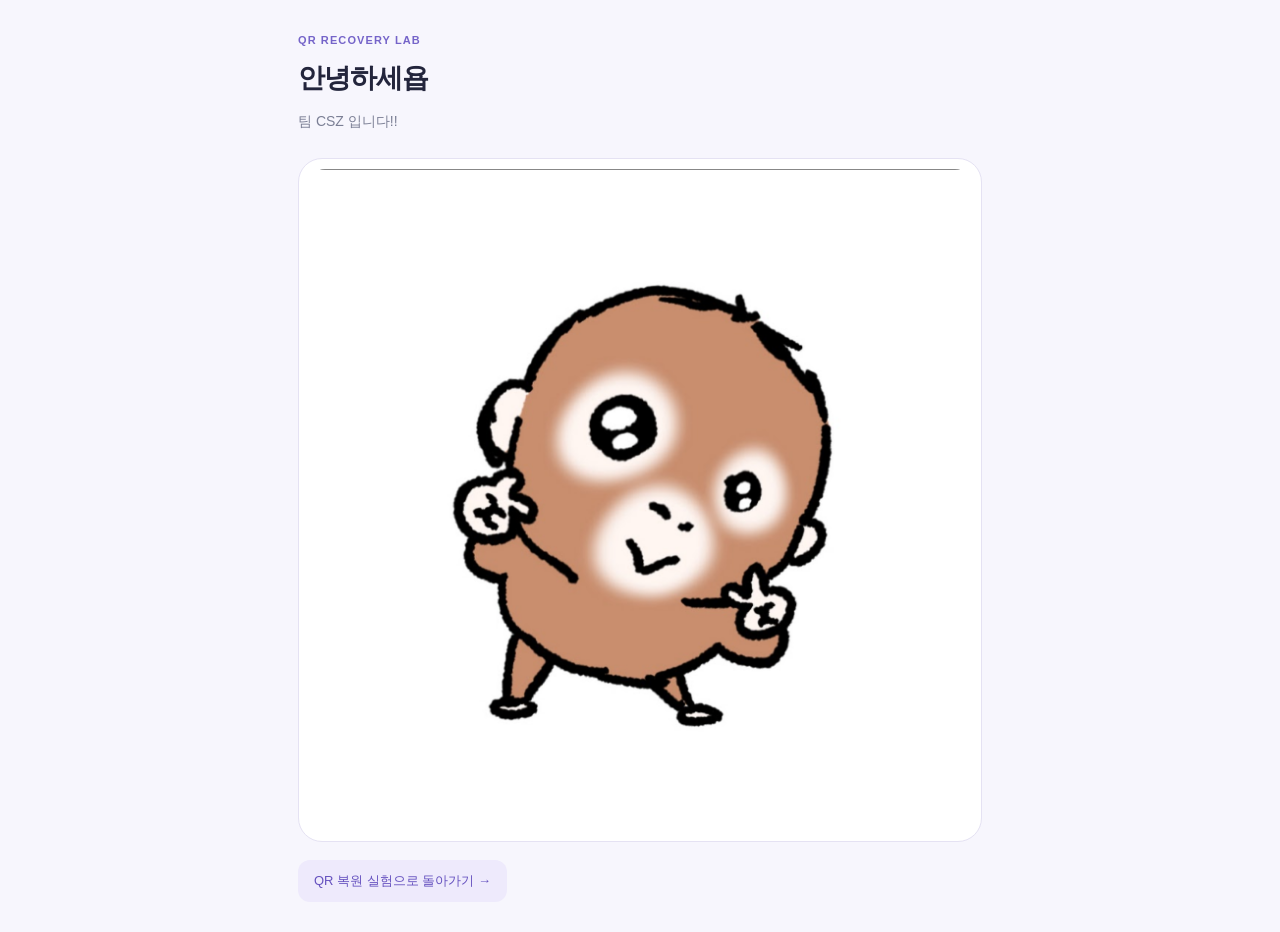
<file: photo.html>
<!doctype html><html lang="ko"><head><meta charset="utf-8"><meta name="viewport" content="width=device-width,initial-scale=1"><title>QR로 만난 사진</title><style>*{box-sizing:border-box}body{margin:0;background:#f7f6fd;color:#23253c;font-family:Arial,'Malgun Gothic',sans-serif}.page{max-width:720px;margin:auto;padding:30px 18px}.badge{font-size:11px;font-weight:bold;letter-spacing:.1em;color:#7564c9}h1{font-size:27px;letter-spacing:-1px;margin:12px 0 9px}p{font-size:14px;line-height:1.7;color:#7b7f95}.photo{background:#fff;border:1px solid #e5e2f3;padding:10px;border-radius:24px;margin:24px 0 18px}.photo img{display:block;width:100%;height:auto;border-radius:16px}a{display:inline-block;padding:12px 16px;background:#eeeafc;color:#6551bf;border-radius:12px;text-decoration:none;font-size:13px}</style></head><body><main class="page"><span class="badge">QR RECOVERY LAB</span><h1>안녕하세욥</h1><p>팀 CSZ 입니다!!</p><div class="photo"><img src="qr-photo.png" alt="갈색의 귀여운 캐릭터가 양손으로 포즈를 취하는 사진"></div><a href="./#interactive-lab">QR 복원 실험으로 돌아가기 →</a></main></body></html>
</file>
<file: styles.css>
:root{--bg:#f5f8fc;--surface:#fff;--surface2:#eef4fb;--line:#dbe4ee;--text:#172033;--muted:#64748b;--blue:#145dff;--red:#e5485d;--amber:#d99017;--mint:#0b9f8a;--shadow:0 18px 50px rgba(41,65,96,.10)}
*{box-sizing:border-box}
html{scroll-behavior:smooth;scroll-padding-top:150px}
body{margin:0;background:linear-gradient(180deg,#fff 0,#f5f8fc 18%,#f8fbff 100%);color:var(--text);font-family:Inter,Pretendard,"Noto Sans KR",system-ui,sans-serif;min-height:100vh}
.cover{position:relative;min-height:calc(100vh - 66px);overflow:hidden;display:grid;grid-template-columns:1.15fr .85fr;align-items:center;gap:50px;padding:clamp(56px,8vw,110px) max(6vw,40px);background:radial-gradient(circle at 78% 38%,rgba(20,93,255,.14),transparent 34%),linear-gradient(135deg,#fff 0%,#f5f9ff 56%,#eaf2ff 100%)}
.cover:before{content:"";position:absolute;inset:0;background-image:linear-gradient(rgba(20,93,255,.045) 1px,transparent 1px),linear-gradient(90deg,rgba(20,93,255,.045) 1px,transparent 1px);background-size:52px 52px;mask-image:linear-gradient(to right,transparent,black 55%,transparent)}
.cover-copy,.cover-visual{position:relative;z-index:1}
.cover-kicker{margin:0 0 22px;color:var(--blue);font:850 16px ui-monospace,monospace;letter-spacing:.13em}
.cover h1{margin:0;font-size:clamp(64px,9vw,126px);line-height:.9;letter-spacing:-.075em;font-weight:900}
.cover h1 span{color:var(--blue)}
.cover-summary{margin:34px 0 0;color:#33465f;font-size:clamp(21px,2vw,29px);font-weight:600;line-height:1.65;letter-spacing:-.025em;word-break:keep-all}
.cover-start{margin-top:38px;border:0;border-radius:12px;background:var(--blue);color:#fff;padding:18px 30px;font-size:19px;font-weight:850;cursor:pointer;box-shadow:0 14px 30px rgba(20,93,255,.24);transition:.2s}
.cover-start:hover{transform:translateY(-2px);background:#0d50e5}
.cover-keywords{display:flex;gap:12px;margin-top:38px}
.cover-keywords span{min-width:94px;padding:14px 16px;border:1px solid #c5d6ef;border-radius:10px;background:rgba(255,255,255,.72);color:#29415f;text-align:center;font:800 15px ui-monospace,monospace}
.cover-visual{min-height:520px;display:grid;place-items:center}
.cover-qr-frame{position:relative;width:min(34vw,360px);aspect-ratio:1;padding:34px;border:1px solid rgba(20,93,255,.28);border-radius:28px;background:rgba(255,255,255,.78);box-shadow:0 30px 80px rgba(39,82,145,.18);backdrop-filter:blur(10px);transform:rotate(3deg)}
.cover-qr-frame img{display:block;width:100%;height:100%;object-fit:contain}
.cover-qr-frame i{position:absolute;left:20px;right:20px;top:20%;height:3px;background:var(--blue);box-shadow:0 0 20px rgba(20,93,255,.65);animation:coverScan 3.2s ease-in-out infinite}
@keyframes coverScan{50%{top:78%}}
.cover-orbit{position:absolute;border:1px solid rgba(20,93,255,.18);border-radius:50%}
.orbit-one{width:470px;height:470px}.orbit-two{width:610px;height:610px}
.cover-node{position:absolute;width:12px;height:12px;border-radius:50%;background:#37bfff;box-shadow:0 0 24px rgba(55,191,255,.8)}
.node-one{top:16%;left:18%}.node-two{right:9%;top:48%}.node-three{bottom:12%;left:28%}
.topbar{height:66px;padding:0 clamp(20px,5vw,72px);display:flex;align-items:center;justify-content:space-between;border-bottom:1px solid rgba(219,228,238,.8);background:rgba(255,255,255,.88);position:sticky;top:0;z-index:20;backdrop-filter:blur(18px)}
.brand{display:flex;gap:12px;align-items:center;color:var(--text);text-decoration:none;font-weight:850;letter-spacing:.07em}
.brand-mark{display:grid;place-items:center;width:36px;height:36px;border-radius:8px;background:var(--blue);color:white;font-size:13px;box-shadow:0 7px 18px rgba(20,93,255,.22)}
.status{font-family:ui-monospace,monospace;color:var(--muted);font-size:13px}
.status-dot{display:inline-block;width:7px;height:7px;border-radius:50%;background:var(--mint);box-shadow:0 0 0 4px rgba(11,159,138,.10);margin-right:8px}
.steps{position:sticky;top:66px;z-index:19;display:grid;grid-template-columns:repeat(5,1fr);max-width:1180px;margin:0 auto;padding:0 24px;background:rgba(245,248,252,.90);backdrop-filter:blur(18px)}
.steps:after{content:"";position:absolute;left:24px;right:24px;bottom:0;height:1px;background:var(--line)}
.step{position:relative;min-height:72px;border:0;background:none;color:#8a9aaf;text-align:left;padding:16px 9px;cursor:pointer}
.step:after{content:"";position:absolute;z-index:2;bottom:0;left:9px;right:9px;height:3px;border-radius:5px 5px 0 0;background:var(--blue);transform:scaleX(0);transform-origin:left;transition:transform .45s cubic-bezier(.2,.8,.2,1)}
.step.active:after{transform:scaleX(1)}
.step b{font:800 12px ui-monospace,monospace;margin-right:8px;color:inherit}
.step span{font-size:15px;font-weight:650}
.step.active{color:var(--text)}
.step.active b{color:var(--blue)}
.step small{display:block;margin:5px 0 0 28px;color:#9aa8b9}
.step.disabled{cursor:not-allowed;opacity:.48}
main{max-width:1180px;margin:auto;padding:0 24px 80px}
.panel{display:block;position:relative;padding:86px 0 122px;min-height:calc(100vh - 138px)}
.panel:not(:last-child):after{content:"";position:absolute;left:50%;bottom:30px;width:1px;height:62px;background:linear-gradient(var(--line),var(--blue));box-shadow:0 0 18px rgba(20,93,255,.22)}
.panel:not(:last-child):before{content:"";position:absolute;left:calc(50% - 4px);bottom:25px;width:9px;height:9px;border-right:2px solid var(--blue);border-bottom:2px solid var(--blue);transform:rotate(45deg)}
.section-head{display:grid;grid-template-columns:1.25fr 1fr;gap:48px;align-items:end;margin:0 0 34px}
.eyebrow,.card-label{margin:0 0 10px;color:var(--blue);font:800 12px ui-monospace,monospace;letter-spacing:.12em}
.section-head h1{font-size:clamp(32px,4vw,52px);line-height:1.12;margin:0;letter-spacing:-.045em}
.section-head>p{color:var(--muted);line-height:1.75;margin:0;font-size:16px}
.card{background:rgba(255,255,255,.94);border:1px solid var(--line);border-radius:14px;padding:24px;box-shadow:var(--shadow)}
.concept-grid{display:grid;grid-template-columns:.72fr 1.28fr;gap:18px}
.qr-card{display:flex;flex-direction:column;align-items:center}
.qr-card .card-label{align-self:flex-start}
.qr-wrap{position:relative;width:170px;height:170px;margin:8px 0 18px}
.mini-qr{display:grid;grid-template-columns:repeat(21,1fr);gap:1px;width:100%;height:100%;padding:8px;background:white;border:1px solid var(--line)}
.mini-qr i{background:#fff}
.mini-qr i.on{background:#1f2937}
.scanline{position:absolute;left:-8px;right:-8px;top:35%;height:2px;background:var(--blue);box-shadow:0 0 12px rgba(20,93,255,.5);animation:scan 3s infinite ease-in-out}
@keyframes scan{50%{top:75%}
}
.qr-card p,.flow-card p,.polynomial p,.note{color:var(--muted);line-height:1.65}
.flow-card{display:flex;flex-direction:column;justify-content:center}
.byte-flow{display:flex;align-items:center;gap:14px;font:700 clamp(18px,3vw,28px) ui-monospace,monospace}
.byte-flow span{padding:14px;background:var(--surface2);border:1px solid var(--line);border-radius:8px;color:var(--blue)}
.byte-flow i{color:#a4b2c4;font-style:normal}
.flow-card h2,.polynomial h2,.codeword-card h2,.proof-card h2{margin:24px 0 8px;font-size:21px}
.field-badge{align-self:flex-start;margin-top:8px;padding:9px 12px;background:#edf3ff;border:1px solid #cbdcff;border-radius:8px;color:var(--blue);font:700 13px ui-monospace,monospace}
.lab-grid{display:grid;grid-template-columns:1fr 1fr;gap:18px;margin-top:18px}
.inputs{display:flex;align-items:end;gap:10px}
.inputs label{display:grid;gap:6px;color:var(--muted);font-size:13px}
.inputs input{width:100%;max-width:110px;background:#f8fbff;border:1px solid var(--line);border-radius:8px;color:var(--text);padding:11px;font:700 16px ui-monospace,monospace}
.inputs button,.secondary{border:1px solid #cbd7e6;border-radius:8px;background:#f4f7fb;color:var(--text);padding:12px 16px;font-weight:750;cursor:pointer}
.binary-calc,.result-box{margin-top:20px;background:#f6f9fd;border-left:3px solid var(--blue);border-radius:0 8px 8px 0;padding:16px;font:15px/1.8 ui-monospace,monospace;min-height:80px}
.binary-calc b,.result-box b{color:var(--blue)}
.polynomial{display:grid;grid-template-columns:1.25fr 1fr;align-items:center;gap:30px;margin-top:18px}
.formula{padding:20px;background:#f3f7fd;border:1px solid var(--line);border-radius:10px;font:700 20px ui-monospace,monospace;color:var(--blue);text-align:center}
.next-row{display:flex;justify-content:flex-end;margin-top:24px}
.primary{border:0;border-radius:9px;background:var(--blue);color:white;padding:14px 19px;font-size:15px;font-weight:800;cursor:pointer;box-shadow:0 8px 20px rgba(20,93,255,.18);transition:.2s}
.primary:hover{transform:translateY(-1px);background:#0d50e5}
.primary span{margin-left:20px}
.sim-layout{display:grid;grid-template-columns:280px 1fr;gap:18px}
.controls{display:flex;flex-direction:column;gap:22px}
.controls label{display:grid;gap:10px;color:var(--muted)}
.controls label strong{color:var(--text);font:700 18px ui-monospace,monospace}
.controls input[type=range]{accent-color:var(--blue);width:100%}
.legend{display:grid;gap:10px;color:var(--muted);font-size:13px}
.legend i{display:inline-block;width:10px;height:10px;margin-right:8px;border-radius:2px}
.legend .original{background:#bfd0e2}
.legend .damaged{background:var(--red)}
.legend .found{background:var(--blue)}
.workspace{position:relative;display:grid;gap:26px}
.workspace>.card{position:relative;z-index:2}
.syndrome-beams{position:absolute;inset:0;width:100%;height:100%;z-index:3;pointer-events:none;overflow:visible}
.syndrome-beams path{fill:none;stroke:rgba(229,72,93,.55);stroke-width:2.2;stroke-linecap:round;filter:url(#beamGlow);stroke-dasharray:1;stroke-dashoffset:1;opacity:0}
.syndrome-beams.playing path{animation:beamTravel .85s cubic-bezier(.3,.7,.2,1) var(--beam-delay) forwards}
@keyframes beamTravel{0%{stroke-dashoffset:1;opacity:0}
18%{opacity:1}
100%{stroke-dashoffset:0;opacity:.42}
}
.code-head{display:flex;justify-content:space-between;align-items:flex-start}
.pill{padding:7px 10px;border-radius:20px;font-size:12px;font-weight:800}
.pill.warning{color:var(--amber);background:#fff7e8}
.pill.error{color:var(--red);background:#fff0f2}
.pill.success{color:var(--mint);background:#e9faf6}
.codeword{display:grid;grid-template-columns:repeat(8,1fr);gap:8px;margin-top:28px}
.symbol{position:relative;display:grid;place-items:center;min-height:78px;background:#f5f8fc;border:1px solid var(--line);border-radius:8px;font:800 18px ui-monospace,monospace}
.symbol small{position:absolute;bottom:5px;color:#899aae;font-size:10px}
.symbol.damaged{border-color:var(--red);color:var(--red);box-shadow:inset 0 -3px var(--red)}
.symbol.damaged.radiating{animation:errorPulse 1.5s ease-out}
@keyframes errorPulse{0%{box-shadow:0 0 0 0 rgba(229,72,93,.55),inset 0 -3px var(--red)}
60%{box-shadow:0 0 0 26px rgba(229,72,93,0),0 0 34px rgba(229,72,93,.28),inset 0 -3px var(--red)}
100%{box-shadow:inset 0 -3px var(--red)}
}
.symbol.found{border-color:var(--blue);color:var(--blue);box-shadow:0 0 20px rgba(20,93,255,.15)}
.coefficient-axis{display:flex;justify-content:space-between;color:#8b9bae;font-size:12px;margin-top:8px}
.syndrome-cells{display:grid;grid-template-columns:repeat(4,1fr);gap:10px}
.syndrome-cell{background:#f7f9fc;padding:18px;border:1px solid var(--line);border-radius:9px}
.syndrome-cell span{display:block;color:var(--muted);font:12px ui-monospace,monospace}
.syndrome-cell strong{display:block;margin-top:10px;font:800 25px ui-monospace,monospace}
.syndrome-cell.nonzero{border-color:rgba(229,72,93,.45);background:#fff8f9;opacity:0;transform:translateY(-9px);animation:syndromeReveal .55s ease var(--delay) forwards}
.syndrome-cell.nonzero strong{color:var(--red)}
@keyframes syndromeReveal{to{opacity:1;transform:none;box-shadow:0 12px 28px rgba(229,72,93,.10)}
}
.conclusion{margin-top:18px;padding:16px;border-left:3px solid var(--blue);background:#edf3ff;border-radius:0 8px 8px 0;line-height:1.55}
.conclusion.muted{border-color:var(--line);color:var(--muted);background:#f6f8fb}
.locator-grid{display:grid;grid-template-columns:1fr 1.15fr;gap:18px}
.bm-card,.chien-card{display:flex;flex-direction:column;gap:18px}
.algorithm-steps{min-height:204px;display:grid;gap:8px}
.algorithm-line{display:grid;grid-template-columns:64px 1fr auto;gap:10px;padding:11px;background:#f7f9fc;border:1px solid var(--line);border-radius:7px;font:13px ui-monospace,monospace}
.algorithm-line b{color:var(--blue)}
.formula.large{font-size:24px}
.chien-track{display:grid;grid-template-columns:repeat(4,1fr);gap:9px;min-height:204px}
.candidate{display:grid;place-items:center;background:#f7f9fc;border:1px solid var(--line);border-radius:8px;font:700 13px ui-monospace,monospace;transition:.25s}
.candidate.testing{border-color:var(--amber);color:var(--amber);box-shadow:0 0 0 4px rgba(217,144,23,.09)}
.candidate.found{border-color:var(--blue);background:#edf3ff;color:var(--blue);box-shadow:0 8px 18px rgba(20,93,255,.10)}
.forney-flow{display:grid;grid-template-columns:1fr auto 1fr auto 1fr;align-items:center;gap:16px}
.metric{text-align:center}
.metric span,.metric small{display:block;color:var(--muted)}
.metric strong{display:block;font:850 44px ui-monospace,monospace;margin:14px}
.metric.accent{border-color:#bcd1ff;background:#f1f5ff}
.metric.accent strong{color:var(--blue)}
.operator{font-size:30px;color:#92a2b5}
.proof-card{display:flex;align-items:center;justify-content:space-between;margin:18px 0}
.proof-equation{display:flex;align-items:center;gap:14px;font:800 25px ui-monospace,monospace}
.proof-equation span,.proof-equation strong{padding:12px 16px;background:#f5f8fc;border:1px solid var(--line);border-radius:8px}
.proof-equation strong{color:var(--blue);border-color:#b8ceff}
.wide{width:100%}
.coming-soon{display:grid;grid-template-columns:auto 1fr auto;gap:18px;align-items:center;margin-top:18px;padding:22px;border:1px dashed #bdcad8;border-radius:12px;color:#8191a5;background:rgba(255,255,255,.55)}
.coming-soon>span{font:700 24px ui-monospace,monospace}
.coming-soon b{color:#526275}
.coming-soon p{margin:5px 0 0}
.coming-soon em{font:700 12px ui-monospace,monospace;font-style:normal;letter-spacing:.1em}
footer{max-width:1180px;margin:auto;padding:28px 24px;border-top:1px solid var(--line);display:flex;justify-content:space-between;color:#7b8ca1;font:12px ui-monospace,monospace}
@media(prefers-reduced-motion:reduce){*{scroll-behavior:auto!important;animation-duration:.01ms!important;animation-iteration-count:1!important}
}
@media(max-width:760px){html{scroll-padding-top:126px}
.status{display:none}
.steps{top:66px;padding:0 8px}
.step{min-height:60px;text-align:center;padding:11px 3px}
.step b{display:block;margin:0 0 4px}
.step span{font-size:12px}
.step small{display:none}
main{padding:0 14px 60px}
.panel{padding:58px 0 100px}
.section-head,.concept-grid,.lab-grid,.polynomial,.sim-layout,.locator-grid{grid-template-columns:1fr}
.section-head{gap:15px}
.section-head h1{font-size:34px}
.section-head>p{font-size:15px}
.byte-flow{gap:6px}
.byte-flow span{padding:9px;font-size:15px}
.inputs{flex-wrap:wrap}
.codeword{grid-template-columns:repeat(4,1fr)}
.symbol{min-height:64px}
.forney-flow{grid-template-columns:1fr}
.operator{transform:rotate(90deg);text-align:center}
.proof-card{display:block}
.proof-equation{margin-top:18px;gap:7px;font-size:18px}
.proof-equation span,.proof-equation strong{padding:9px}
.coming-soon{grid-template-columns:auto 1fr}
.coming-soon em{display:none}
footer{display:grid;gap:8px}
.cover{grid-template-columns:1fr;min-height:auto;padding:72px 24px 64px;text-align:center}
.cover-kicker{font-size:13px}.cover h1{font-size:64px}.cover-summary{font-size:19px}.cover-summary br{display:none}
.cover-keywords{justify-content:center;flex-wrap:wrap}.cover-keywords span{min-width:82px}
.cover-visual{min-height:300px}.cover-qr-frame{width:250px;padding:24px}.orbit-one{width:320px;height:320px}.orbit-two{display:none}
}
.brand em{margin-left:4px;padding-left:14px;border-left:1px solid var(--line);color:var(--blue);font:800 12px ui-monospace,monospace;font-style:normal;letter-spacing:.14em}
.real-qr{display:block;width:100%;height:100%;background:white;object-fit:contain}
.controls select{width:100%;padding:12px;border:1px solid var(--line);border-radius:8px;background:#f8fbff;color:var(--text);font:700 16px inherit}
.control-note{margin:-8px 0 0;color:var(--muted);font-size:13px;line-height:1.6}
.legend .damaged{background:var(--amber)}
.symbol.damaged{border-color:#efb12d;color:#b77900;background:#fffaf0;box-shadow:inset 0 -3px #efb12d}
.symbol.damaged.radiating{animation:errorPulseGold 1.35s ease-out}
@keyframes errorPulseGold{0%{box-shadow:0 0 0 0 rgba(239,177,45,.6),inset 0 -3px #efb12d}65%{box-shadow:0 0 0 24px rgba(239,177,45,0),0 10px 34px rgba(239,177,45,.28),inset 0 -3px #efb12d}100%{box-shadow:inset 0 -3px #efb12d}}
.syndrome-beams{display:none}
.syndrome-light{position:absolute;z-index:1;transform:translateX(-50%);clip-path:polygon(48% 0,52% 0,100% 100%,0 100%);background:linear-gradient(180deg,rgba(255,203,66,.30),rgba(255,227,142,.09) 72%,transparent);filter:blur(2px);opacity:0;pointer-events:none}
.syndrome-light:after{content:"";position:absolute;inset:0;background:radial-gradient(ellipse at 50% 6%,rgba(255,190,25,.55),transparent 32%)}
.syndrome-light.playing{animation:lightOpen 1.05s cubic-bezier(.2,.75,.25,1) forwards}
@keyframes lightOpen{0%{opacity:0;clip-path:polygon(49.7% 0,50.3% 0,54% 100%,46% 100%)}100%{opacity:1;clip-path:polygon(48% 0,52% 0,100% 100%,0 100%)}}
.syndrome-cell.nonzero{border-color:#e9bd55;background:#fffaf0;opacity:0;transform:translateY(14px) scale(.98);animation:syndromeRevealGold .55s ease var(--delay) forwards}
.syndrome-cell.nonzero strong{color:#a66a00}
@keyframes syndromeRevealGold{to{opacity:1;transform:none;box-shadow:0 12px 28px rgba(217,144,23,.12)}}
.forney-results{display:grid;grid-template-columns:repeat(2,minmax(0,1fr));gap:18px}
.forney-results:has(.placeholder){grid-template-columns:1fr}
.forney-parts{display:flex;justify-content:center;gap:12px;margin:0 0 16px;color:var(--muted);font:13px ui-monospace,monospace}
.metric small{padding:13px;border:1px solid #70ccdc;background:#f4fdff;border-radius:6px;color:#101828;font:700 16px ui-monospace,monospace}
.reveal{opacity:0;transform:translateY(34px);filter:blur(5px);transition:opacity .72s ease var(--reveal-delay),transform .72s cubic-bezier(.2,.75,.25,1) var(--reveal-delay),filter .72s ease var(--reveal-delay)}
.reveal.shown{opacity:1;transform:none;filter:none}
@media(prefers-reduced-motion:reduce){.reveal{opacity:1;transform:none;filter:none}}
@media(max-width:760px){.brand em{display:none}.forney-results{grid-template-columns:1fr}.forney-parts{display:grid}}
.panel:not(:last-child):after,.panel:not(:last-child):before{display:none}
.pill.error{color:#9a6500;background:#fff6dd}
.section-head h1,.section-head>p,.card p,.control-note,.coming-soon p{word-break:keep-all;overflow-wrap:normal}
.section-head h1{text-wrap:balance;max-width:720px}
.section-head>p{max-width:500px}
.syndrome-light{z-index:5;background:linear-gradient(180deg,rgba(255,198,46,.42),rgba(255,224,128,.16) 58%,rgba(255,238,190,.04));filter:blur(1px)}
.syndrome-light:after{background:radial-gradient(ellipse at 50% 2%,rgba(255,184,0,.72),rgba(255,207,71,.18) 28%,transparent 58%)}
.syndrome-card{z-index:6!important}
.forney-action{margin-bottom:16px;box-shadow:none}
.forney-results{gap:14px}
.forney-results .metric{padding:20px;text-align:left;box-shadow:0 10px 30px rgba(41,65,96,.07)}
.magnitude-head{display:flex;align-items:center;justify-content:space-between;color:var(--muted);font-size:14px}
.magnitude-head b{color:var(--blue);font:750 13px ui-monospace,monospace}
.forney-results .metric strong{margin:18px 0 12px;font-size:36px}
.compact-fraction{margin-bottom:14px;padding:10px 12px;border-radius:7px;background:#fff;color:#526275;font:700 14px ui-monospace,monospace;text-align:center}
.forney-results .metric small{padding:10px;font-size:14px;text-align:center}
.proof-card{padding:18px 22px;margin:14px 0}
.proof-card h2{margin:5px 0 0;font-size:18px}
.proof-equation{font-size:18px}
.proof-equation strong{padding:10px 12px}
.section-head>p span,.control-note span{display:block}
.section-head>p span+span,.control-note span+span{margin-top:8px}
.random-count strong{font-family:inherit;font-size:20px;letter-spacing:-.02em}
.error-rays,.syndrome-direction{display:none!important}
.symbol em{display:none}
.proof-equation{flex-direction:column;align-items:stretch;gap:8px}
.proof-line{display:grid;grid-template-columns:72px 1fr;align-items:center;gap:14px;padding:11px 14px;border:1px solid var(--line);border-radius:8px;background:#f8fbff;font:750 16px ui-monospace,monospace}
.proof-line b{color:var(--blue);font-family:Inter,Pretendard,"Noto Sans KR",system-ui,sans-serif;font-size:13px}
.proof-card{display:grid;grid-template-columns:240px minmax(0,1fr);align-items:start;gap:18px;padding:18px 20px}
.proof-equation{margin:0;gap:6px}
.proof-line{min-height:42px;padding:8px 12px}
.proof-empty{padding:10px 12px;border-radius:8px;background:#f8fbff;color:var(--muted);font-size:14px}
.proof-card>div:first-child p{margin:7px 0 0;color:var(--muted);font-size:14px;line-height:1.55;word-break:keep-all}
.proof-line{grid-template-columns:78px minmax(44px,1fr) 18px minmax(44px,1fr) 18px minmax(44px,1fr)}
.proof-line>span,.proof-line>strong{display:grid;place-items:center;min-height:34px;padding:6px 10px;border-radius:7px;background:white;border:1px solid var(--line);font:800 16px ui-monospace,monospace}
.proof-line>strong{color:#087c6b;border-color:#9bd7cc;background:#effbf8}
.proof-line>i{color:#8191a5;font-style:normal;text-align:center}
.restore-before{color:#a66a00!important;background:#fffaf0!important;border-color:#e9d08b!important}
@media(max-width:760px){.proof-line{grid-template-columns:1fr 16px 1fr 16px 1fr;gap:5px}.proof-line>b{grid-column:1/-1}.proof-line>span,.proof-line>strong{padding:5px;font-size:14px}}
@media(max-width:760px){.proof-card{grid-template-columns:1fr}.proof-equation{margin-top:4px}}
.random-count{display:flex;align-items:center;justify-content:space-between;padding:14px;border:1px solid #e5d39b;border-radius:10px;background:#fffaf0;color:var(--muted)}
.random-count strong{color:#a66a00;font:850 24px ui-monospace,monospace}
.codeword{grid-template-columns:repeat(8,1fr)}
.symbol{min-height:70px}
.symbol em{position:absolute;top:5px;padding:2px 6px;border-radius:10px;background:#f2b928;color:#503500;font:800 10px inherit;font-style:normal}
.symbol span{margin-top:4px}
.syndrome-cells{grid-template-columns:repeat(4,1fr)}
.syndrome-card{z-index:4!important}
.error-rays{position:absolute;inset:0;width:100%;height:100%;z-index:5;pointer-events:none;overflow:visible}
.error-rays line{stroke:#f0b91e;stroke-width:1.7;stroke-linecap:round;filter:url(#rayGlow);stroke-dasharray:1;stroke-dashoffset:1;opacity:0}
.error-rays.playing line{animation:rayDraw .75s ease var(--ray-delay) forwards}
@keyframes rayDraw{0%{stroke-dashoffset:1;opacity:0}25%{opacity:.8}100%{stroke-dashoffset:0;opacity:.55}}
.syndrome-direction{position:absolute;z-index:7;right:-92px;top:48%;display:flex;align-items:center;gap:8px;color:#a66a00;font-size:14px;white-space:nowrap}
.syndrome-direction span{font-size:26px;color:#e5aa08}
.forney-results{display:block}
.magnitude-row{display:grid;grid-template-columns:92px minmax(120px,1fr) 28px minmax(120px,1fr) 28px minmax(120px,1fr);align-items:center;gap:10px;margin-bottom:12px}
.row-label{display:grid;gap:5px}
.row-label b{font-size:15px}
.row-label span{color:var(--muted);font:12px ui-monospace,monospace}
.equation-block{display:grid;place-items:center;min-height:84px;padding:11px;background:white;border:1px solid var(--line);border-radius:10px;box-shadow:0 8px 24px rgba(41,65,96,.06)}
.equation-block small{color:var(--muted);font:14px ui-monospace,monospace}
.equation-block strong{margin-top:7px;font:850 24px ui-monospace,monospace}
.equation-block.result{border-color:#8db2ff;background:#f1f5ff;color:var(--blue)}
.magnitude-row>i{color:#8191a5;font-size:24px;font-style:normal;text-align:center}
.restore-card{margin-bottom:16px}
.restore-action{box-shadow:none}
.symbol.corrected{border-color:#6abcae;background:#effbf8;color:#087c6b;animation:correctedPop .6s ease both}
@keyframes correctedPop{0%{transform:scale(.92);opacity:.3}100%{transform:none;opacity:1}}
@media(max-width:1020px){.syndrome-direction{position:static;justify-content:flex-end;margin:-8px 0}.syndrome-direction span{transform:rotate(90deg)}.magnitude-row{grid-template-columns:74px 1fr 22px 1fr 22px 1fr}}
@media(max-width:760px){.codeword{grid-template-columns:repeat(4,1fr)}.syndrome-cells{grid-template-columns:repeat(2,1fr)}.magnitude-row{grid-template-columns:1fr 24px 1fr 24px 1fr}.row-label{grid-column:1/-1;display:flex;justify-content:space-between}.equation-block{min-width:0}.equation-block small{font-size:11px}.equation-block strong{font-size:20px}}
.verify-status{display:flex;align-items:center;justify-content:space-between;gap:20px;margin-top:16px;padding:18px 20px;border:1px solid var(--line);border-radius:12px;background:#f8fbff;color:var(--muted)}
.verify-status b{font-size:17px;color:var(--text)}
.verify-status span{line-height:1.6;word-break:keep-all}
.verify-status.success{border-color:#9bd7cc;background:#effbf8;color:#087c6b}
.verify-status.success b{color:#087c6b}

/* 발표 화면에서도 보조 설명과 수식 라벨이 선명하게 읽히도록 대비와 크기를 보강합니다. */
:root{--muted:#4c5f77}
body{font-size:16px}
.status{font-size:14px;color:#4c5f77}
.step b{font-size:13px}
.step small{font-size:14px;color:#5c6f87}
.eyebrow,.card-label{font-size:14px}
.section-head>p,.qr-card p,.flow-card p,.polynomial p,.note{font-size:17px;color:#4c5f77}
.inputs label,.controls label,.control-note,.legend{font-size:15px;color:#4c5f77}
.field-badge{font-size:14px}
.pill{font-size:14px}
.symbol small{bottom:6px;color:#52667e;font-size:13px}
.coefficient-axis{color:#52667e;font-size:14px}
.syndrome-cell span{color:#4c5f77;font-size:14px;line-height:1.45}
.algorithm-line{font-size:15px;line-height:1.5}
.candidate{font-size:15px;line-height:1.55}
.metric span,.metric small,.magnitude-head,.row-label span,.equation-block small{color:#4c5f77}
.row-label span{font-size:14px}
.equation-block small{font-size:15px}
.compact-fraction,.forney-results .metric small{font-size:15px}
.proof-empty,.proof-card>div:first-child p{font-size:15px;color:#4c5f77}
.proof-line b{font-size:14px}
.verify-status{color:#4c5f77}
footer{color:#52667e;font-size:14px}

@media(max-width:760px){
  .step span{font-size:13px}
  .section-head>p{font-size:16px}
  .equation-block small{font-size:13px}
  .symbol small{font-size:12px}
}

/* 발표용 가독성: 설명문과 회색 보조 글씨를 한 단계 더 크게, 더 진하게 표시 */
:root{--muted:#33465f}
.section-head>p{font-size:20px;line-height:1.85;font-weight:520;color:#33465f;max-width:560px}
.card p,.qr-card p,.flow-card p,.polynomial p,.note{font-size:18px;line-height:1.8;color:#33465f}
.control-note,.controls label,.inputs label,.legend{font-size:16px;line-height:1.7;color:#33465f}
.step small,.coefficient-axis,.row-label span{font-size:15px;color:#3f536c}
.syndrome-cell span,.equation-block small,.metric span,.metric small{font-size:16px;color:#33465f}
.algorithm-line,.candidate{font-size:16px;color:#26384f}
.proof-card>div:first-child p,.proof-empty,.verify-status span{font-size:16px;color:#33465f}
footer{font-size:15px;color:#3f536c}

@media(max-width:760px){
  .section-head>p{font-size:18px;line-height:1.75}
  .card p,.qr-card p,.flow-card p,.polynomial p,.note{font-size:17px}
  .syndrome-cell span,.equation-block small,.metric span,.metric small{font-size:14px}
}
.verify-status.failed{border-color:#e5d39b;background:#fffaf0;color:#8b6500}
@media(max-width:760px){.verify-status{align-items:flex-start;flex-direction:column;gap:6px}.proof-card{margin-top:0}}

/* 큰 화면 발표용 최종 타이포그래피 */
.step span{font-size:17px;font-weight:800}.step b{font-size:15px}
.eyebrow,.card-label{font-size:16px}.status,.pill,.field-badge{font-size:15px}
.primary,.secondary,.next{font-size:17px}.symbol{font-size:21px}.symbol small{font-size:14px}
.syndrome-cell{padding:21px}.syndrome-cell span{font-size:16px}.syndrome-cell strong{font-size:30px}
.algorithm-line,.candidate{font-size:17px;padding:14px}.conclusion{font-size:17px;line-height:1.65}
.row-label b{font-size:17px}.row-label span{font-size:15px}.equation-block small{font-size:16px}.equation-block strong{font-size:27px}
.proof-line,.proof-line>span,.proof-line>strong{font-size:17px}.verify-status b{font-size:19px}

@media(max-width:760px){
  .step span{font-size:14px}.step b{font-size:12px}.eyebrow,.card-label{font-size:14px}
  .primary,.secondary,.next{font-size:16px}.symbol{font-size:18px}.syndrome-cell strong{font-size:26px}
  .algorithm-line,.candidate{font-size:15px}.equation-block small{font-size:13px}.equation-block strong{font-size:21px}
}

/* 2026 editorial redesign — cream / ink / signal orange / acid lime */
:root{--bg:#f1efe8;--surface:#fbfaf5;--surface2:#e7e4da;--line:#171717;--text:#111;--muted:#4e514d;--blue:#ff5a2f;--amber:#ffb000;--mint:#15a77a;--red:#e13a2a}
html{background:#111}body{background:var(--bg);color:var(--text)}
.topbar{height:72px;padding:0 4vw;background:rgba(241,239,232,.92);border-bottom:2px solid #171717;box-shadow:none;backdrop-filter:blur(14px)}
.brand{gap:12px}.brand-mark{width:42px;height:42px;border-radius:0;background:#171717;color:#dfff00;transform:rotate(-4deg)}
.brand em{color:#111;border:1px solid #111;padding:4px 7px;font-style:normal}.status{color:#333;font-weight:700}
.cover{min-height:calc(100vh - 72px);grid-template-columns:minmax(0,1.12fr) minmax(380px,.88fr);gap:7vw;padding:clamp(64px,8vw,118px) max(5vw,44px);background:#f1efe8;border-bottom:2px solid #171717}
.cover:before{inset:auto 0 0 0;height:38%;background:repeating-linear-gradient(-45deg,transparent 0 15px,rgba(17,17,17,.035) 15px 16px);mask-image:none}
.cover:after{content:"RS / 256";position:absolute;right:4vw;top:36px;color:#171717;font:900 13px ui-monospace,monospace;letter-spacing:.18em}
.cover-kicker{display:inline-flex;margin-bottom:30px;padding:9px 12px;background:#dfff00;color:#111;border:2px solid #111;font-size:14px;letter-spacing:.12em;box-shadow:5px 5px 0 #111}
.cover h1{font-size:clamp(76px,10vw,148px);line-height:.78;letter-spacing:-.085em;text-transform:uppercase;max-width:820px}
.cover h1 span{display:block;width:max-content;color:#ff5a2f;text-shadow:5px 5px 0 #111;-webkit-text-stroke:2px #111;transform:rotate(-2deg)}
.cover-summary{max-width:760px;margin-top:45px;padding-left:20px;border-left:7px solid #ff5a2f;color:#252525;font-size:clamp(20px,1.65vw,27px);font-weight:720;line-height:1.55}
.cover-start{display:inline-flex;align-items:center;gap:28px;margin-top:36px;border:2px solid #111;border-radius:0;background:#111;color:#fff;padding:19px 24px;font-size:18px;box-shadow:8px 8px 0 #ff5a2f}
.cover-start span{color:#dfff00;font-size:25px}.cover-start:hover{background:#ff5a2f;transform:translate(3px,3px);box-shadow:5px 5px 0 #111}
.cover-keywords{gap:8px}.cover-keywords span{min-width:0;padding:10px 13px;border:1.5px solid #111;border-radius:100px;background:transparent;color:#111;font-size:14px}
.cover-visual{min-height:560px}.cover-qr-frame{width:min(32vw,390px);padding:28px;border:3px solid #111;border-radius:0;background:#fff;box-shadow:22px 22px 0 #ff5a2f;transform:rotate(4deg)}
.cover-qr-frame:before{content:"SCAN / REPAIR";position:absolute;top:-38px;left:-3px;color:#111;font:900 14px ui-monospace,monospace;letter-spacing:.12em}
.cover-qr-frame i{left:14px;right:14px;height:5px;background:#dfff00;box-shadow:0 0 0 2px #111,0 0 28px #dfff00}
.cover-orbit{border:2px solid #111;border-radius:0;opacity:.13;transform:rotate(20deg)}.cover-node{width:15px;height:15px;border:2px solid #111;background:#dfff00;box-shadow:none}
.steps{top:72px;background:#171717;border:0;border-bottom:2px solid #171717;box-shadow:none}.step{color:#b8b8b2;border:0;border-right:1px solid #494949;border-radius:0}.step b{color:#dfff00}.step:hover{background:#292929}.step.active{background:#ff5a2f;color:#111}.step.active b{color:#111}
.panel{padding-top:76px}.section-head{padding-bottom:28px;border-bottom:2px solid #171717}.section-head h1{font-weight:900;letter-spacing:-.055em}.eyebrow,.card-label{color:#d94a26;letter-spacing:.13em}
.card,.qr-card,.flow-card,.lab-card,.polynomial,.locator-card,.proof-card,.restore-card{border:2px solid #171717;border-radius:4px;background:#fbfaf5;box-shadow:8px 8px 0 #d8d4ca}
.card:nth-child(2n),.flow-card:nth-child(2n){box-shadow:8px 8px 0 #dfff00}.qr-card{box-shadow:10px 10px 0 #ff5a2f}
.primary,.secondary,.next{border:2px solid #171717;border-radius:2px;box-shadow:4px 4px 0 #171717}.primary{background:#ff5a2f;color:#111}.primary:hover{background:#dfff00;transform:translate(2px,2px);box-shadow:2px 2px 0 #171717}.secondary{background:#fbfaf5;color:#111}.secondary:hover{background:#dfff00}
input,select{border:2px solid #171717;border-radius:2px;background:#fff;color:#111}.field-badge,.pill{border-radius:100px}
.random-count{border:2px solid #171717;border-radius:2px;background:#fff4d6}.random-count strong{color:#b34818}
.symbol{border:2px solid #171717;border-radius:2px;background:#fff;box-shadow:3px 3px 0 #c9c5bb}.symbol.error{background:#ffde75;border-color:#171717;color:#111;box-shadow:4px 4px 0 #ff5a2f}.symbol.corrected{background:#dfff00;border-color:#171717;color:#111}
.syndrome-cell,.algorithm-line,.candidate,.equation-block,.proof-line,.proof-empty{border:1.5px solid #171717;border-radius:2px;background:#fff}.syndrome-cell.nonzero{border:2px solid #171717;background:#fff0c7;box-shadow:4px 4px 0 #ffb000}.syndrome-cell.nonzero strong{color:#b74418}
.conclusion,.verify-status{border:2px solid #171717;border-radius:2px;background:#e9e6dc}.equation-block.result{border:2px solid #171717;background:#dfff00;color:#111}.proof-line>span,.proof-line>strong{border:1.5px solid #171717;border-radius:2px}.proof-line>strong,.verify-status.success{background:#c9f5df;border-color:#171717;color:#09664f}.verify-status.success b{color:#09664f}
.coefficient-axis{color:#333}.syndrome-direction{color:#8c431a}.syndrome-direction span{color:#ff5a2f}
footer{background:#171717;color:#d1d1ca;border:0}footer strong{color:#dfff00}

@media(max-width:760px){
  .topbar{height:64px;padding:0 18px}.cover{grid-template-columns:1fr;padding:66px 22px 58px;text-align:left}.cover:after{display:none}
  .cover-kicker{font-size:12px}.cover h1{font-size:70px}.cover h1 span{text-shadow:3px 3px 0 #111;-webkit-text-stroke:1px #111}
  .cover-summary{font-size:18px;margin-top:34px}.cover-start{width:100%;justify-content:space-between}.cover-keywords{justify-content:flex-start}
  .cover-visual{min-height:320px}.cover-qr-frame{width:245px;padding:20px;box-shadow:13px 13px 0 #ff5a2f}.steps{top:64px}
  .card,.qr-card,.flow-card,.lab-card,.polynomial,.locator-card,.proof-card,.restore-card{box-shadow:5px 5px 0 #d8d4ca}
}

/* Refined light edition — clean scientific gallery */
:root{--bg:#f6f8f7;--surface:#ffffff;--surface2:#eef2f0;--line:#dce4e0;--text:#101513;--muted:#51605a;--blue:#008a62;--amber:#c78916;--mint:#00a778;--red:#d94b52}
html{background:#f6f8f7}body{background:#f6f8f7;color:#101513}
.topbar{height:70px;padding:0 max(5vw,28px);background:rgba(255,255,255,.88);border:0;border-bottom:1px solid #e1e7e4;box-shadow:0 8px 30px rgba(25,50,40,.04);backdrop-filter:blur(18px)}
.brand{gap:11px;color:#101513}.brand-mark{width:40px;height:40px;border-radius:11px;background:#101513;color:#75f0c4;transform:none}.brand em{padding:0;border:0;color:#718079}.status{color:#65746e}
.cover{min-height:calc(100vh - 70px);grid-template-columns:minmax(0,1.08fr) minmax(360px,.92fr);gap:6vw;padding:clamp(68px,8vw,120px) max(6vw,48px);background:radial-gradient(circle at 83% 30%,rgba(71,222,169,.19),transparent 25%),radial-gradient(circle at 18% 90%,rgba(0,138,98,.07),transparent 28%),linear-gradient(150deg,#fff 0%,#f7faf8 52%,#edf5f1 100%);border:0}
.cover:before{inset:0;background-image:linear-gradient(rgba(16,42,33,.045) 1px,transparent 1px),linear-gradient(90deg,rgba(16,42,33,.045) 1px,transparent 1px);background-size:56px 56px;mask-image:linear-gradient(to right,transparent 0,black 65%,transparent 100%);opacity:1}
.cover:after{content:"GF(2⁸)  /  RS CODE";right:max(5vw,34px);top:30px;color:#6c7c75;font:750 13px ui-monospace,monospace;letter-spacing:.15em}
.cover-kicker{display:inline-flex;margin:0 0 26px;padding:0;background:none;border:0;box-shadow:none;color:#008a62;font:850 14px ui-monospace,monospace;letter-spacing:.14em}
.cover h1{max-width:860px;font-size:clamp(72px,9.4vw,140px);line-height:.84;letter-spacing:-.08em;text-transform:none;color:#101513}
.cover h1 span{display:inline;color:#008a62;text-shadow:none;-webkit-text-stroke:0;transform:none}
.cover-summary{max-width:730px;margin:38px 0 0;padding:0;border:0;color:#43514c;font-size:clamp(20px,1.6vw,26px);font-weight:600;line-height:1.65}
.cover-start{display:inline-flex;margin-top:34px;padding:17px 27px;border:0;border-radius:14px;background:#101513;color:#fff;font-size:17px;box-shadow:0 14px 34px rgba(16,35,28,.18);transform:none}.cover-start:hover{background:#008a62;transform:translateY(-2px);box-shadow:0 18px 38px rgba(0,138,98,.2)}
.cover-keywords{gap:10px;margin-top:32px}.cover-keywords span{min-width:92px;padding:11px 15px;border:1px solid #cedbd5;border-radius:100px;background:rgba(255,255,255,.72);color:#30423b;font-size:14px}
.cover-visual{min-height:540px}.cover-qr-frame{width:min(31vw,380px);padding:30px;border:1px solid rgba(53,94,78,.19);border-radius:32px;background:rgba(255,255,255,.82);box-shadow:0 35px 90px rgba(23,71,53,.16),inset 0 1px 0 #fff;backdrop-filter:blur(16px);transform:rotate(2.5deg)}
.cover-qr-frame:before{content:"LIVE ERROR MAP";top:-34px;left:8px;color:#64756e;font:750 13px ui-monospace,monospace;letter-spacing:.12em}
.cover-qr-frame i{left:22px;right:22px;height:3px;background:#00a778;box-shadow:0 0 24px rgba(0,167,120,.58)}
.cover-orbit{border:1px solid rgba(0,138,98,.17);border-radius:50%;opacity:1;transform:none}.cover-node{width:12px;height:12px;border:0;background:#00b983;box-shadow:0 0 0 7px rgba(0,185,131,.1),0 0 28px rgba(0,167,120,.35)}
.steps{top:70px;background:rgba(255,255,255,.94);border:0;border-bottom:1px solid #dfe7e3;box-shadow:0 12px 30px rgba(30,60,48,.04);backdrop-filter:blur(18px)}
.step{color:#728079;border:0;border-right:1px solid #edf1ef;border-radius:0}.step b{color:#8c9b95}.step:hover{background:#f1f7f4}.step.active{background:#e5f7f0;color:#086f51;box-shadow:inset 0 -3px #00a778}.step.active b{color:#008a62}
.panel{padding-top:78px;background:#f6f8f7}.section-head{padding-bottom:0;border:0}.section-head h1{font-weight:850;letter-spacing:-.05em}.eyebrow,.card-label{color:#008a62;letter-spacing:.12em}
.card,.qr-card,.flow-card,.lab-card,.polynomial,.locator-card,.proof-card,.restore-card{border:1px solid #dfe6e2;border-radius:18px;background:#fff;box-shadow:0 16px 45px rgba(25,57,44,.07)}
.card:nth-child(2n),.flow-card:nth-child(2n),.qr-card{box-shadow:0 16px 45px rgba(25,57,44,.07)}
.primary,.secondary,.next{border:0;border-radius:11px;box-shadow:none}.primary{background:#101513;color:#fff}.primary:hover{background:#008a62;transform:translateY(-1px);box-shadow:0 10px 24px rgba(0,138,98,.16)}.secondary{background:#eef3f1;color:#17231f;border:1px solid #d7e1dc}.secondary:hover{background:#e1f5ed}
input,select{border:1px solid #cfdad5;border-radius:10px;background:#fff;color:#101513}.field-badge,.pill{border-radius:100px}
.random-count{border:1px solid #d8e0dc;border-radius:12px;background:#f6f9f7}.random-count strong{color:#008a62}
.symbol{border:1px solid #d9e2de;border-radius:10px;background:#fff;box-shadow:0 7px 20px rgba(25,57,44,.05)}.symbol.error{background:#fff7e4;border-color:#e3c26e;color:#9e6800;box-shadow:0 7px 20px rgba(166,112,10,.08)}.symbol.corrected{background:#e8f9f2;border-color:#81cdb1;color:#087557}
.syndrome-cell,.algorithm-line,.candidate,.equation-block,.proof-line,.proof-empty{border:1px solid #dfe6e2;border-radius:10px;background:#f8faf9}.syndrome-cell.nonzero{border:1px solid #e3c26e;background:#fff9eb;box-shadow:none}.syndrome-cell.nonzero strong{color:#a56b00}
.conclusion,.verify-status{border:1px solid #dce4e0;border-radius:12px;background:#f4f7f5}.equation-block.result{border:1px solid #86cdb4;background:#e8f8f2;color:#087557}.proof-line>span,.proof-line>strong{border:1px solid #dce4e0;border-radius:8px}.proof-line>strong,.verify-status.success{background:#e8f8f2;border-color:#86cdb4;color:#087557}.verify-status.success b{color:#087557}
.coefficient-axis{color:#53645d}.syndrome-direction{color:#677871}.syndrome-direction span{color:#00a778}
footer{background:#101513;color:#aab8b2;border:0}footer strong{color:#75f0c4}

@media(max-width:760px){
  .topbar{height:64px;padding:0 18px}.cover{grid-template-columns:1fr;padding:68px 22px 62px;text-align:center}.cover:after{display:none}
  .cover-kicker{font-size:12px}.cover h1{font-size:68px;line-height:.88}.cover-summary{font-size:18px;margin-top:30px}.cover-start{width:auto;justify-content:center}
  .cover-keywords{justify-content:center}.cover-visual{min-height:320px}.cover-qr-frame{width:245px;padding:22px;border-radius:24px;box-shadow:0 24px 60px rgba(23,71,53,.15)}
  .steps{top:64px}.card,.qr-card,.flow-card,.lab-card,.polynomial,.locator-card,.proof-card,.restore-card{box-shadow:0 10px 30px rgba(25,57,44,.06)}
}

/* Reference-led edition — airy template-gallery aesthetic */
:root{--bg:#ffffff;--surface:#ffffff;--surface2:#f6f6f8;--line:#e5e5ea;--text:#17171a;--muted:#686870;--blue:#635bff;--amber:#b57a19;--mint:#5f61e6;--red:#d64c61}
html,body{background:#fff;color:#17171a}
.topbar{height:64px;padding:0 3.5vw;background:rgba(255,255,255,.86);border-bottom:1px solid rgba(30,30,40,.08);box-shadow:none;backdrop-filter:blur(20px)}
.brand{font-size:14px;gap:10px}.brand-mark{width:34px;height:34px;border-radius:9px;background:#19191c;color:#fff}.brand em{display:none}.status{font-size:13px;color:#777780}
.cover{min-height:720px;display:flex;flex-direction:column;justify-content:flex-start;align-items:center;gap:0;padding:104px 24px 72px;text-align:center;background:linear-gradient(180deg,#eaf2ff 0%,#f4efff 17%,#fff 47%,#fff 100%);border:0}
.cover:before{inset:0;background:radial-gradient(circle at 50% -10%,rgba(255,255,255,.9),transparent 44%);mask-image:none;opacity:1}.cover:after{display:none}
.cover-copy{width:min(940px,100%);display:flex;flex-direction:column;align-items:center}
.cover-kicker{margin:0 0 30px;padding:0;background:none;border:0;color:#6e6e78;box-shadow:none;font:700 13px ui-monospace,monospace;letter-spacing:.12em}
.cover h1{margin:0;max-width:none;font-size:clamp(54px,7.2vw,104px);line-height:.92;letter-spacing:-.07em;color:#161619;text-transform:none}
.cover h1 span{display:inline;color:#635bff;text-shadow:none;-webkit-text-stroke:0;transform:none}
.cover-summary{max-width:760px;margin:27px auto 0;padding:0;border:0;color:#62626b;font-size:clamp(18px,1.4vw,22px);font-weight:500;line-height:1.65}
.cover-start{margin-top:28px;padding:14px 23px;border:1px solid #202024;border-radius:9px;background:#202024;color:#fff;font-size:16px;box-shadow:none}.cover-start:hover{background:#635bff;border-color:#635bff;transform:translateY(-1px);box-shadow:0 10px 25px rgba(99,91,255,.18)}
.cover-keywords{justify-content:center;gap:8px;margin-top:22px}.cover-keywords span{min-width:0;padding:8px 12px;border:1px solid #dedee5;border-radius:8px;background:rgba(255,255,255,.72);color:#66666f;font-size:13px}
.cover-visual{min-height:0;width:min(720px,92vw);height:220px;margin-top:44px;display:flex;justify-content:center;align-items:flex-start}
.cover-qr-frame{width:180px;padding:16px;border:1px solid #dddde5;border-radius:14px;background:#fff;box-shadow:0 14px 36px rgba(53,52,79,.09);transform:none}
.cover-qr-frame:before{content:"QR ERROR MAP";top:-26px;left:50%;transform:translateX(-50%);width:max-content;color:#85858d;font:700 11px ui-monospace,monospace;letter-spacing:.1em}
.cover-qr-frame i{left:10px;right:10px;height:2px;background:#635bff;box-shadow:0 0 14px rgba(99,91,255,.45)}
.cover-orbit{border:1px solid rgba(99,91,255,.12);border-radius:18px;opacity:1;transform:rotate(3deg)}.orbit-one{width:310px;height:200px}.orbit-two{width:430px;height:150px;transform:rotate(-3deg)}
.cover-node{width:8px;height:8px;border:0;background:#8c86ff;box-shadow:0 0 0 5px rgba(99,91,255,.08)}
.steps{top:64px;max-width:none;padding:0 3vw;background:rgba(255,255,255,.95);border-bottom:1px solid #e8e8ed;box-shadow:none;backdrop-filter:blur(18px)}
.step{min-height:66px;color:#777780;border:0}.step b{color:#aaaab2}.step:hover{background:#f7f7fa}.step.active{background:transparent;color:#28282d;box-shadow:inset 0 -2px #635bff}.step.active b{color:#635bff}
main{background:#fff}.panel{padding-top:88px;background:#fff}.section-head{align-items:start;margin-bottom:42px;padding:0;border:0}.section-head h1{font-weight:760;letter-spacing:-.045em}.section-head>p{color:#686870;font-weight:450}.eyebrow,.card-label{color:#635bff;letter-spacing:.11em}
.concept-grid,.lab-grid,.locator-grid{gap:18px}
.card,.qr-card,.flow-card,.lab-card,.polynomial,.locator-card,.proof-card,.restore-card{border:1px solid #e5e5ea;border-radius:12px;background:#fff;box-shadow:none;transition:border-color .2s,box-shadow .2s,transform .2s}
.card:hover,.flow-card:hover{border-color:#cfcfd8;box-shadow:0 12px 30px rgba(35,35,55,.06);transform:translateY(-2px)}
.card:nth-child(2n),.flow-card:nth-child(2n),.qr-card{box-shadow:none}
.primary,.secondary,.next{border:0;border-radius:8px;box-shadow:none}.primary{background:#635bff;color:#fff}.primary:hover{background:#5149e8;transform:none;box-shadow:none}.secondary{background:#f3f3f6;color:#2d2d32;border:1px solid #dedee4}.secondary:hover{background:#eaeaf0}
input,select{border:1px solid #dcdce3;border-radius:8px;background:#fff;color:#17171a;box-shadow:0 1px 2px rgba(20,20,30,.03)}input:focus,select:focus{border-color:#8f89ff;box-shadow:0 0 0 3px rgba(99,91,255,.11)}
.random-count{border:1px solid #e5e5ea;border-radius:9px;background:#fafafd}.random-count strong{color:#635bff}
.symbol{border:1px solid #e1e1e7;border-radius:8px;background:#fafafd;box-shadow:none}.symbol.error{background:#fff8e8;border-color:#ead49a;color:#976300;box-shadow:none}.symbol.corrected{background:#f0efff;border-color:#bbb7ff;color:#5149cf}
.syndrome-cell,.algorithm-line,.candidate,.equation-block,.proof-line,.proof-empty{border:1px solid #e4e4ea;border-radius:8px;background:#fafafd}.syndrome-cell.nonzero{border:1px solid #ead49a;background:#fff9eb;box-shadow:none}.syndrome-cell.nonzero strong{color:#976300}
.conclusion,.verify-status{border:1px solid #e3e3e9;border-radius:9px;background:#f8f8fb}.equation-block.result{border:1px solid #bbb7ff;background:#f0efff;color:#5149cf}.proof-line>span,.proof-line>strong{border:1px solid #e2e2e8;border-radius:7px}.proof-line>strong,.verify-status.success{background:#f0efff;border-color:#bbb7ff;color:#5149cf}.verify-status.success b{color:#5149cf}
.syndrome-direction{color:#74747d}.syndrome-direction span{color:#635bff}
footer{background:#fafafd;color:#7b7b84;border-top:1px solid #e7e7ec}footer strong{color:#393940}

@media(max-width:760px){
  .topbar{height:60px}.cover{min-height:650px;padding:82px 20px 54px}.cover h1{font-size:58px}.cover-summary{font-size:17px}.cover-visual{height:200px;margin-top:40px}.cover-qr-frame{width:160px}
  .steps{top:60px}.step{min-height:58px}.panel{padding-top:68px}.card,.qr-card,.flow-card,.lab-card,.polynomial,.locator-card,.proof-card,.restore-card{border-radius:10px}
}

/* Final hybrid: previous premium layout + soft sky/lavender cover gradient */
:root{--bg:#f6f8f7;--surface:#ffffff;--surface2:#eef2f0;--line:#dce4e0;--text:#101513;--muted:#51605a;--blue:#008a62;--amber:#c78916;--mint:#00a778;--red:#d94b52}
html{background:#f6f8f7}body{background:#f6f8f7;color:#101513}
.topbar{height:70px;padding:0 max(5vw,28px);background:rgba(255,255,255,.88);border:0;border-bottom:1px solid #e1e7e4;box-shadow:0 8px 30px rgba(25,50,40,.04);backdrop-filter:blur(18px)}
.brand{gap:11px;color:#101513;font-size:inherit}.brand-mark{width:40px;height:40px;border-radius:11px;background:#101513;color:#75f0c4}.brand em{display:inline;padding:0;border:0;color:#718079}.status{font-size:14px;color:#65746e}
.cover{min-height:calc(100vh - 70px);display:grid;grid-template-columns:minmax(0,1.08fr) minmax(360px,.92fr);align-items:center;gap:6vw;padding:clamp(68px,8vw,120px) max(6vw,48px);text-align:left;background:radial-gradient(circle at 82% 28%,rgba(196,185,255,.30),transparent 29%),radial-gradient(circle at 15% 15%,rgba(185,220,255,.34),transparent 31%),linear-gradient(145deg,#f4f8ff 0%,#f8f5ff 48%,#ffffff 100%)}
.cover:before{inset:0;background-image:linear-gradient(rgba(83,76,128,.035) 1px,transparent 1px),linear-gradient(90deg,rgba(83,76,128,.035) 1px,transparent 1px);background-size:56px 56px;mask-image:linear-gradient(to right,transparent 0,black 65%,transparent 100%);opacity:1}
.cover:after{display:block;content:"GF(2⁸)  /  RS CODE";right:max(5vw,34px);top:30px;color:#747080;font:750 13px ui-monospace,monospace;letter-spacing:.15em}
.cover-copy{width:auto;display:block}.cover-kicker{display:inline-flex;margin:0 0 26px;padding:0;background:none;border:0;color:#716bd6;box-shadow:none;font:850 14px ui-monospace,monospace;letter-spacing:.14em}
.cover h1{max-width:860px;font-size:clamp(72px,9.4vw,140px);line-height:.84;letter-spacing:-.08em;color:#101513}.cover h1 span{display:inline;color:#716bd6;text-shadow:none;-webkit-text-stroke:0;transform:none}
.cover-summary{max-width:730px;margin:38px 0 0;padding:0;border:0;color:#4e4b58;font-size:clamp(20px,1.6vw,26px);font-weight:600;line-height:1.65}
.cover-start{display:inline-flex;margin-top:34px;padding:17px 27px;border:0;border-radius:14px;background:#101513;color:#fff;font-size:17px;box-shadow:0 14px 34px rgba(16,35,28,.18)}.cover-start:hover{background:#716bd6;transform:translateY(-2px);box-shadow:0 18px 38px rgba(113,107,214,.2)}
.cover-keywords{justify-content:flex-start;gap:10px;margin-top:32px}.cover-keywords span{min-width:92px;padding:11px 15px;border:1px solid #d9d4e7;border-radius:100px;background:rgba(255,255,255,.72);color:#4e4b58;font-size:14px}
.cover-visual{min-height:540px;width:auto;height:auto;margin:0;display:grid;place-items:center}.cover-qr-frame{width:min(31vw,380px);padding:30px;border:1px solid rgba(93,84,145,.19);border-radius:32px;background:rgba(255,255,255,.82);box-shadow:0 35px 90px rgba(74,66,118,.15),inset 0 1px 0 #fff;backdrop-filter:blur(16px);transform:rotate(2.5deg)}
.cover-qr-frame:before{content:"LIVE ERROR MAP";top:-34px;left:8px;transform:none;width:auto;color:#716c7d;font:750 13px ui-monospace,monospace;letter-spacing:.12em}.cover-qr-frame i{left:22px;right:22px;height:3px;background:#716bd6;box-shadow:0 0 24px rgba(113,107,214,.48)}
.cover-orbit{border:1px solid rgba(113,107,214,.17);border-radius:50%;opacity:1;transform:none}.orbit-one{width:480px;height:480px}.orbit-two{width:600px;height:600px}.cover-node{width:12px;height:12px;border:0;background:#8d86ef;box-shadow:0 0 0 7px rgba(113,107,214,.1),0 0 28px rgba(113,107,214,.3)}
.steps{top:70px;max-width:1180px;padding:0;background:rgba(255,255,255,.94);border:0;border-bottom:1px solid #dfe7e3;box-shadow:0 12px 30px rgba(30,60,48,.04)}.step{min-height:initial;color:#728079;border:0;border-right:1px solid #edf1ef}.step b{color:#8c9b95}.step:hover{background:#f4f3ff}.step.active{background:#efedff;color:#5751b8;box-shadow:inset 0 -3px #716bd6}.step.active b{color:#716bd6}
main{background:#f6f8f7}.panel{padding-top:78px;background:#f6f8f7}.section-head{align-items:end;margin-bottom:34px;padding:0;border:0}.section-head h1{font-weight:850;letter-spacing:-.05em}.section-head>p{color:#51605a;font-weight:520}.eyebrow,.card-label{color:#716bd6;letter-spacing:.12em}
.concept-grid,.lab-grid,.locator-grid{gap:18px}.card,.qr-card,.flow-card,.lab-card,.polynomial,.locator-card,.proof-card,.restore-card{border:1px solid #dfe6e2;border-radius:18px;background:#fff;box-shadow:0 16px 45px rgba(25,57,44,.07);transform:none}.card:hover,.flow-card:hover{border-color:#dfe6e2;box-shadow:0 16px 45px rgba(25,57,44,.07);transform:none}.card:nth-child(2n),.flow-card:nth-child(2n),.qr-card{box-shadow:0 16px 45px rgba(25,57,44,.07)}
.primary,.secondary,.next{border:0;border-radius:11px;box-shadow:none}.primary{background:#716bd6;color:#fff}.primary:hover{background:#5d56c7;transform:translateY(-1px);box-shadow:0 10px 24px rgba(113,107,214,.16)}.secondary{background:#eef3f1;color:#17231f;border:1px solid #d7e1dc}.secondary:hover{background:#efedff}
input,select{border:1px solid #cfdad5;border-radius:10px;background:#fff;color:#101513}.random-count{border:1px solid #d8e0dc;border-radius:12px;background:#f6f9f7}.random-count strong{color:#716bd6}
.symbol{border:1px solid #d9e2de;border-radius:10px;background:#fff;box-shadow:0 7px 20px rgba(25,57,44,.05)}.symbol.error{background:#fff7e4;border-color:#e3c26e;color:#9e6800;box-shadow:0 7px 20px rgba(166,112,10,.08)}.symbol.corrected{background:#efedff;border-color:#bdb8f0;color:#5751b8}
.syndrome-cell,.algorithm-line,.candidate,.equation-block,.proof-line,.proof-empty{border:1px solid #dfe6e2;border-radius:10px;background:#f8faf9}.syndrome-cell.nonzero{border:1px solid #e3c26e;background:#fff9eb;box-shadow:none}.syndrome-cell.nonzero strong{color:#a56b00}
.conclusion,.verify-status{border:1px solid #dce4e0;border-radius:12px;background:#f4f7f5}.equation-block.result{border:1px solid #bdb8f0;background:#efedff;color:#5751b8}.proof-line>span,.proof-line>strong{border:1px solid #dce4e0;border-radius:8px}.proof-line>strong,.verify-status.success{background:#efedff;border-color:#bdb8f0;color:#5751b8}.verify-status.success b{color:#5751b8}.syndrome-direction{color:#677871}.syndrome-direction span{color:#716bd6}
footer{background:#101513;color:#aab8b2;border:0}footer strong{color:#c9c5ff}
@media(max-width:760px){.topbar{height:64px}.cover{min-height:auto;display:grid;grid-template-columns:1fr;padding:68px 22px 62px;text-align:center}.cover:after{display:none}.cover h1{font-size:68px;line-height:.88}.cover-summary{font-size:18px;margin-top:30px}.cover-keywords{justify-content:center}.cover-visual{min-height:320px;height:auto;margin:0}.cover-qr-frame{width:245px;padding:22px;border-radius:24px}.orbit-one{width:320px;height:320px}.orbit-two{display:none}.steps{top:64px}.step{min-height:initial}.panel{padding-top:68px}}

/* Extend the cover atmosphere through every learning step and remove residual green. */
:root{--bg:#f7f7ff;--surface:#fff;--surface2:#f1f0fb;--line:#deddea;--text:#12121a;--muted:#4f4d61;--blue:#716bd6;--mint:#716bd6}
body,main{background:linear-gradient(145deg,#f2f7ff 0%,#f8f4ff 46%,#ffffff 100%);background-attachment:fixed}
.panel{background:transparent}
.panel:nth-child(even){background:linear-gradient(145deg,rgba(224,238,255,.34),rgba(239,232,255,.26) 52%,rgba(255,255,255,.42))}
.section-head>p{max-width:650px;padding:20px 24px;border:1px solid rgba(113,107,214,.18);border-radius:16px;background:rgba(255,255,255,.68);box-shadow:0 12px 34px rgba(85,77,145,.07);color:#353345;font-size:23px;line-height:1.75;font-weight:650;backdrop-filter:blur(12px)}
.section-head>p span+span{margin-top:10px}
.binary-calc b,.result-box b,.flow-demo strong,.flow-demo span,.flow-demo sup,.flow-demo sub{color:#716bd6}
.qr-scan,.cover-qr-frame i{background:#716bd6;box-shadow:0 0 22px rgba(113,107,214,.42)}
.status-dot{background:#716bd6;box-shadow:0 0 0 4px rgba(113,107,214,.1)}
.pill.success{color:#5751b8;background:#efedff}
.proof-line>strong,.verify-status.success,.symbol.corrected{background:#efedff;border-color:#bdb8f0;color:#5751b8}
.verify-status.success b{color:#5751b8}
.equation-block.result{background:#efedff;border-color:#bdb8f0;color:#5751b8}
.random-count strong,.syndrome-direction span{color:#716bd6}

@media(max-width:760px){
  .section-head>p{max-width:none;padding:16px 18px;font-size:19px;line-height:1.7}
  body,main{background-attachment:scroll}
}

/* Cover depth, glass QR surface, and natural Korean line wrapping */
.cover h1{position:relative;text-shadow:0 2px 0 rgba(255,255,255,.95),0 5px 0 rgba(171,165,224,.42),0 18px 34px rgba(75,67,128,.18)}
.cover h1 span{text-shadow:0 2px 0 #ebe9ff,0 5px 0 #b9b4ee,0 16px 28px rgba(88,80,170,.22)}
.cover-qr-frame{border:1px solid rgba(255,255,255,.82);background:linear-gradient(145deg,rgba(255,255,255,.40),rgba(244,240,255,.18));box-shadow:0 34px 80px rgba(73,64,125,.14),inset 0 1px 0 rgba(255,255,255,.92);backdrop-filter:blur(24px) saturate(125%)}
.cover-qr-frame:before{content:none!important;display:none!important}
.cover-qr-frame img{filter:drop-shadow(0 10px 16px rgba(47,42,79,.12))}

.cover-summary,.section-head h1,.section-head>p,.card h2,.card p,.control-note,.conclusion,.verify-status,.note,.proof-card p{word-break:keep-all;overflow-wrap:break-word;text-wrap:pretty}
.cover-summary{max-width:780px}
.section-head>p span{display:block}
.section-head>p span+span{margin-top:10px}
.card p,.control-note,.conclusion,.verify-status{line-height:1.8}

@media(max-width:760px){
  .cover h1{font-size:64px;text-shadow:0 2px 0 rgba(255,255,255,.95),0 4px 0 rgba(171,165,224,.42),0 13px 25px rgba(75,67,128,.16)}
  .cover h1 span{text-shadow:0 2px 0 #ebe9ff,0 4px 0 #b9b4ee,0 12px 22px rgba(88,80,170,.2)}
  .cover-summary{max-width:520px}
}

/* Glossy lavender jelly title inspired by the supplied 3D lettering reference. */
.cover h1,.cover h1 span{font-family:"Arial Rounded MT Bold","Trebuchet MS",Inter,Pretendard,"Noto Sans KR",system-ui,sans-serif;font-weight:900;color:#8178e8;-webkit-text-stroke:1px rgba(92,83,183,.2)}
.cover h1{letter-spacing:-.065em;background:linear-gradient(180deg,#faf9ff 0%,#dcd8ff 8%,#938aef 31%,#756cdb 52%,#aaa3f7 68%,#625aba 100%);-webkit-background-clip:text;background-clip:text;-webkit-text-fill-color:transparent;text-shadow:0 1px 0 #f6f4ff,0 2px 0 #dfdcff,0 3px 0 #c8c3f7,0 4px 0 #aaa3e7,0 5px 0 #8b83d0,0 13px 22px rgba(67,58,132,.25);filter:drop-shadow(0 8px 10px rgba(94,83,166,.12))}
.cover h1 span{background:linear-gradient(180deg,#fff 0%,#e7e4ff 7%,#a39bf5 28%,#7c73df 51%,#beb8ff 69%,#6860c5 100%);-webkit-background-clip:text;background-clip:text;-webkit-text-fill-color:transparent;text-shadow:0 1px 0 #fbfaff,0 2px 0 #e5e2ff,0 3px 0 #ccc7fa,0 4px 0 #ada6ea,0 5px 0 #8d85d2,0 13px 22px rgba(67,58,132,.25)}
@media(max-width:760px){
  .cover h1{letter-spacing:-.055em;text-shadow:0 1px 0 #f6f4ff,0 2px 0 #dfdcff,0 3px 0 #c8c3f7,0 4px 0 #9e96dc,0 10px 18px rgba(67,58,132,.22)}
  .cover h1 span{text-shadow:0 1px 0 #fbfaff,0 2px 0 #e5e2ff,0 3px 0 #ccc7fa,0 4px 0 #a49de3,0 10px 18px rgba(67,58,132,.22)}
}

/* High-contrast title and unified typography hierarchy */
.cover h1,.cover h1 span{background:linear-gradient(180deg,#c8c3ff 0%,#948bed 18%,#7167d8 50%,#554dad 82%,#463f94 100%);-webkit-background-clip:text;background-clip:text;-webkit-text-fill-color:transparent;-webkit-text-stroke:1.5px rgba(63,56,137,.72);filter:none}
.cover h1{letter-spacing:-.06em;text-shadow:0 1px 0 #eeeaff,0 2px 0 #d7d2ff,0 3px 0 #b7b0f0,0 4px 0 #958cda,0 5px 0 #746bc0,0 7px 0 #554da0,0 18px 28px rgba(54,46,112,.28)}
.cover h1 span{text-shadow:0 1px 0 #f3f0ff,0 2px 0 #ddd8ff,0 3px 0 #bdb6f4,0 4px 0 #9a91dd,0 5px 0 #776ec2,0 7px 0 #574fa2,0 18px 28px rgba(54,46,112,.28)}

body{font-weight:560}
.cover-summary,.section-head>p,.card p,.note,.control-note,.conclusion,.verify-status,.proof-card p{font-weight:580}
.section-head h1{font-weight:850}.card h2,.polynomial h2,.proof-card h2{font-weight:780}
.brand,.step span,.eyebrow,.card-label,.field-badge,.pill,.inputs label,.controls label,.legend,.coefficient-axis,.row-label,.magnitude-head{font-weight:720}
button,.primary,.secondary,.next,input,select{font-weight:720}
.formula,.binary-calc,.result-box,.algorithm-line,.candidate,.syndrome-cell,.equation-block,.proof-line{font-weight:650}
.symbol,.metric strong,.syndrome-cell strong,.equation-block strong{font-weight:800}
.muted{font-weight:580}

@media(max-width:760px){
  .cover h1{letter-spacing:-.05em;text-shadow:0 1px 0 #eeeaff,0 2px 0 #cfc9f8,0 3px 0 #a9a1e6,0 4px 0 #7c72c6,0 6px 0 #554da0,0 13px 22px rgba(54,46,112,.25)}
  .cover h1 span{text-shadow:0 1px 0 #f3f0ff,0 2px 0 #d7d2fb,0 3px 0 #aea7e9,0 4px 0 #8177ca,0 6px 0 #574fa2,0 13px 22px rgba(54,46,112,.25)}
}

/* Split-color, heavier cover title for stronger visibility. */
.cover h1,.cover h1 span{font-family:Inter,Pretendard,"Noto Sans KR",Arial,sans-serif;font-weight:950;font-stretch:expanded}
.cover h1{background:linear-gradient(180deg,#454653 0%,#191a22 48%,#08090d 100%);-webkit-background-clip:text;background-clip:text;-webkit-text-fill-color:transparent;-webkit-text-stroke:2px #08090d;letter-spacing:-.075em;text-shadow:0 1px 0 #777986,0 2px 0 #50515c,0 3px 0 #33343c,0 4px 0 #22232a,0 6px 0 #101116,0 15px 27px rgba(18,18,28,.26)}
.cover h1 span{background:linear-gradient(180deg,#c8c3ff 0%,#8f86eb 32%,#6b61cf 68%,#4c459e 100%);-webkit-background-clip:text;background-clip:text;-webkit-text-fill-color:transparent;-webkit-text-stroke:2px #4a4399;text-shadow:0 1px 0 #eeeaff,0 2px 0 #cec8f8,0 3px 0 #aaa2e7,0 4px 0 #8379cb,0 6px 0 #554da0,0 15px 27px rgba(65,55,126,.25)}
@media(max-width:760px){
  .cover h1{-webkit-text-stroke:1.4px #08090d;letter-spacing:-.065em;text-shadow:0 1px 0 #686a76,0 2px 0 #42434c,0 3px 0 #292a31,0 5px 0 #101116,0 11px 20px rgba(18,18,28,.24)}
  .cover h1 span{-webkit-text-stroke:1.4px #4a4399;text-shadow:0 1px 0 #e7e3ff,0 2px 0 #bab3ee,0 3px 0 #8e84d5,0 5px 0 #554da0,0 11px 20px rgba(65,55,126,.23)}
}

/* Restore the original flat cover title. */
.cover h1{
  font-family:Inter,Pretendard,"Noto Sans KR",system-ui,sans-serif;
  font-weight:900;
  color:#101513;
  background:none;
  -webkit-background-clip:border-box;
  background-clip:border-box;
  -webkit-text-fill-color:#101513;
  -webkit-text-stroke:0;
  text-shadow:none;
  filter:none;
  letter-spacing:-.08em;
}
.cover h1 span{
  color:#716bd6;
  background:none;
  -webkit-background-clip:border-box;
  background-clip:border-box;
  -webkit-text-fill-color:#716bd6;
  -webkit-text-stroke:0;
  text-shadow:none;
  filter:none;
}
@media(max-width:760px){
  .cover h1{letter-spacing:-.08em;text-shadow:none;-webkit-text-stroke:0}
  .cover h1 span{text-shadow:none;-webkit-text-stroke:0}
}

/* Keep the title flat, with only a soft sense of depth. */
.cover h1{
  text-shadow:0 2px 2px rgba(255,255,255,.9),0 10px 24px rgba(18,18,30,.16);
}
.cover h1 span{
  text-shadow:0 2px 2px rgba(255,255,255,.9),0 10px 24px rgba(86,76,168,.22);
}
@media(max-width:760px){
  .cover h1{text-shadow:0 1px 2px rgba(255,255,255,.9),0 7px 17px rgba(18,18,30,.15)}
  .cover h1 span{text-shadow:0 1px 2px rgba(255,255,255,.9),0 7px 17px rgba(86,76,168,.2)}
}
</file>
<file: qr-explorer.css>
.qx-layout{display:block}.qx-board{box-sizing:border-box;max-width:780px;width:100%;margin:auto;padding:24px;background:white;border:1px solid #e0e6f0;border-radius:24px}.qx-board-top{display:flex;align-items:center;justify-content:space-between;color:#66738b;font-size:12px;letter-spacing:.1em}.qx-board-top button{padding:10px 14px;background:#f7f9fd;border:1px solid #dce3ee;border-radius:10px;color:#46536b;cursor:pointer}.qx-map{max-width:580px;margin:18px auto 0}.qx-map svg{display:block;width:100%;height:auto;overflow:visible;touch-action:manipulation;shape-rendering:geometricPrecision}.qx-map svg g[data-region] rect{pointer-events:all}.qx-map .qr-color-layer{opacity:0;transition:opacity .55s ease;pointer-events:none}.qx-map .qr-color-layer.is-hovered{opacity:1}.qx-map .qr-selection{pointer-events:none;filter:drop-shadow(0 .18px .22px #14203388)}.qx-caption{text-align:center;font-size:13px;color:#657189;margin:10px 0 18px}.qx-note{font-size:13px!important;line-height:1.7;color:#7b8597;margin:14px 0 0}.qx-detail,.qx-legend{display:none!important}.steps{grid-template-columns:repeat(6,minmax(95px,1fr));overflow-x:auto}.qx-section{scroll-margin-top:140px}.qr-concept-popup{position:fixed;z-index:99999;width:330px;max-width:calc(100vw - 32px);max-height:calc(100vh - 32px);overflow-y:auto;box-sizing:border-box;padding:24px;background:#fff;border:1px solid #e0e6f0;border-top:4px solid var(--accent);border-radius:18px;box-shadow:0 16px 48px #24314d30;animation:qr-card-in .22s ease}.qr-concept-popup[hidden]{display:none!important}.qr-concept-popup button{position:absolute;right:12px;top:10px;border:0;border-radius:50%;width:30px;height:30px;background:#f1f5f9;color:#475569;font-size:20px;cursor:pointer}.qr-concept-popup small{display:block;padding-right:28px;font-size:11px;letter-spacing:.12em;color:var(--accent)}.qr-concept-popup h3{font-size:24px;line-height:1.35;color:#172033;margin:12px 0}.qr-popup-lead{font-size:16px;line-height:1.6;color:#334155;margin:0 0 14px}.qr-popup-body{font-size:14px;line-height:1.85;color:#526078;margin:0}.qr-popup-location{font-size:12px;line-height:1.6;color:#68758a;background:#f4f6fa;border-radius:10px;padding:12px;margin-top:16px}.qr-sr-controls{position:absolute;width:1px;height:1px;overflow:hidden;clip-path:inset(50%)}.qr-sr-controls:focus-within{position:static;width:auto;height:auto;clip-path:none;display:flex;flex-wrap:wrap;gap:8px}.qr-sr-controls button{padding:10px}@keyframes qr-card-in{from{opacity:0;transform:translateY(6px)}to{opacity:1;transform:translateY(0)}}@media(max-width:760px){.qx-board{padding:16px}.steps{grid-template-columns:repeat(6,minmax(85px,1fr))}.qr-concept-popup{width:300px;padding:20px}}@media(prefers-reduced-motion:reduce){.qx-map .qr-color-layer{transition:none}.qr-concept-popup{animation:none}}

.qx-layout{display:grid;grid-template-columns:minmax(0,1fr) 330px;gap:28px;align-items:start}.qx-board{grid-column:1;min-width:0}.qx-layout>.qr-concept-popup{grid-column:2;grid-row:1;position:sticky;top:150px;left:auto;width:100%;max-width:none;max-height:calc(100vh - 170px);margin:0;z-index:5}@media(max-width:950px){.qx-layout{grid-template-columns:minmax(0,1fr);gap:20px}.qx-layout>.qr-concept-popup{grid-column:1;grid-row:2;position:static;max-height:none}}
/* 정렬 패턴 테두리: 초록색 */
#qx-map g[data-region="alignment"] > path[stroke] {
  stroke: #059669;
  stroke-width: 1.2px;
  vector-effect: non-scaling-stroke;
}

/* 클릭한 구역: 아래쪽 그림자 + 은은한 후광 */
#qx-map .qr-selection {
  filter:
    drop-shadow(0 0.35px 0.2px rgba(15, 23, 42, 0.45))
    drop-shadow(0 0 0.3px rgba(99, 102, 241, 0.35));
}

/* 선택하면 배경 QR을 살짝 흐리게 해서 입체감 강조 */
#qx-map svg > g[data-region] {
  transition: opacity 0.3s ease;
}

#qx-map svg:has(.qr-selection) > g[data-region] {
  opacity: 0.65;
}
</file>
